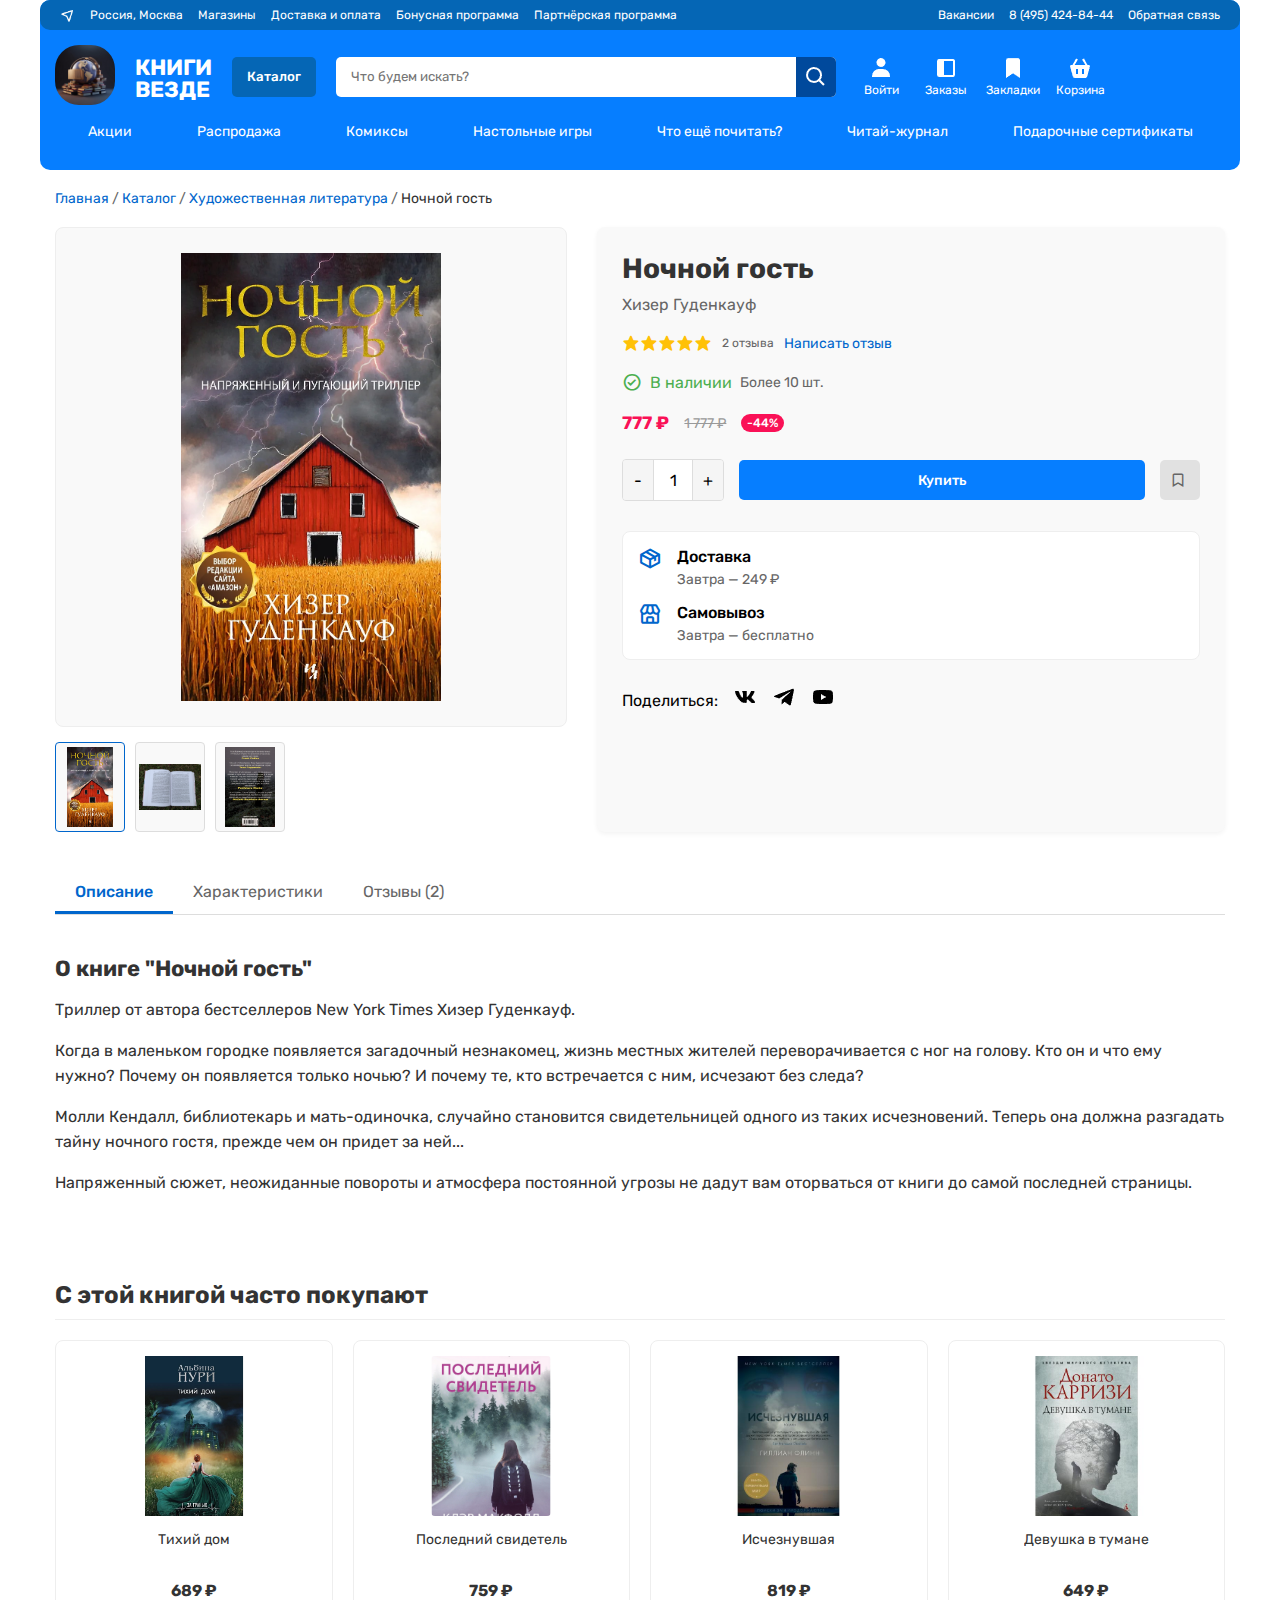
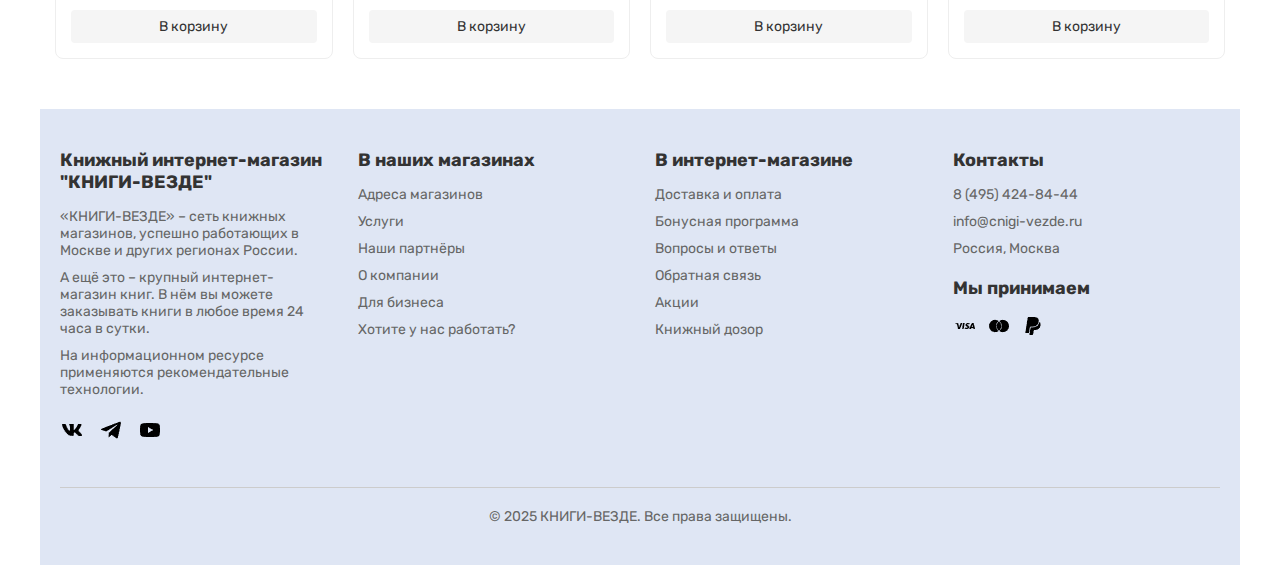
<file: index.html>
<!DOCTYPE html>
<html lang="ru">
<head>
    <meta charset="UTF-8">
    <meta name="viewport" content="width=device-width, initial-scale=1.0">
    <title>Оформление заказа | КНИГИ-ВЕЗДЕ</title>
    <link rel="stylesheet" href="https://fonts.googleapis.com/css2?family=Rubik:wght@300;400;500;700&display=swap">
    <link href='https://unpkg.com/boxicons@2.1.4/css/boxicons.min.css' rel='stylesheet'>
    <link rel="stylesheet" href="./css/card.css">
    <link rel="stylesheet" href="./css/card1.css">
</head>
<body>
    <div class="container">
        <header>
            <!-- Тот же самый header, что и в каталоге -->
            <div class="top">
                <div class="up">
                    <div class="first-line">
                        <img src="./img/bow.png" width="15px" height="15px"/>
                        <a href="#">Россия, Москва</a>
                        <a href="#">Магазины</a>
                        <a href="#">Доставка и оплата</a>
                        <a href="#">Бонусная программа</a>
                        <a href="#">Партнёрская программа</a>
                    </div>
                    <div class="two-line">
                        <a href="#">Вакансии</a>
                        <span>8 (495) 424-84-44</span>
                        <a href="#">Обратная связь</a>
                    </div>
                </div>
                <div class="up2">
                    <div class="line1">
                        <a href="./Home.html"><img src="./img/LOGO.jpg" alt="Логотип" class="corect" height="60"></a>
                        <div class="chita">
                            <h1>КНИГИ</h1>
                            <h1>ВЕЗДЕ</h1>
                        </div>
                        <a href="./catalog.html"><button class="bt1">Каталог</button></a>
                        <form class="search-form">
                            <input type="text" class="search-input" placeholder="Что будем искать?">
                            <button type="submit" class="search-btn">
                                <img src="./img/lupa.png">
                            </button>
                        </form>
                        <div class="nav-buttons">
                            <a href="./Enter.html"><button class="nav-button">
                                <img src="./img/Профиль.png" alt="Профиль"/>  
                                <span>Войти</span>
                            </button></a>
                            <button class="nav-button">
                                <img src="./img/Заказы.png" alt="Заказы"/> 
                                <span>Заказы</span>
                            </button>
                            <button class="nav-button">
                                <img src="./img/Закладки.png" alt="Закладки"/>
                                <span>Закладки</span>
                            </button>
                            <button class="nav-button">
                                <img src="./img/Корзина.png" alt="Корзина"/> 
                                <span>Корзина</span>
                            </button>
                        </div>
                    </div>
                    <div class="line2">
                        <a href="#">Акции</a>
                        <a href="#">Распродажа</a>
                        <a href="#">Комиксы</a>
                        <a href="#">Настольные игры</a>
                        <a href="#">Что ещё почитать?</a>
                        <a href="#">Читай-журнал</a>
                        <a href="#">Подарочные сертификаты</a>
                    </div>
                </div>
            </div>
        </header>

        <!-- Основной контент страницы покупки -->
        <div class="product-container">
            <div class="breadcrumbs">
                <a href="./Home.html">Главная</a> / 
                <a href="./catalog.html">Каталог</a> / 
                <a href="./catalog.html">Художественная литература</a> / 
                <span>Ночной гость</span>
            </div>

            <div class="product-main">
                <div class="product-gallery">
                    <div class="main-image">
                        <img src="./img/Ночной гость.png" alt="Ночной гость">
                    </div>
                    <div class="thumbnails">
                        <div class="thumbnail active">
                            <img src="./img/Ночной гость.png" alt="Обложка">
                        </div>
                        <div class="thumbnail">
                            <img src="./img/разворот.png" alt="Страницы">
                        </div>
                        <div class="thumbnail">
                            <img src="./img/Задняя сторона.png" alt="Обратная сторона">
                        </div>
                    </div>
                </div>

                <div class="product-info">
                    <h1>Ночной гость</h1>
                    <div class="author">Хизер Гуденкауф</div>
                    
                    <div class="rating">
                        <div class="stars">
                            <i class='bx bxs-star'></i>
                            <i class='bx bxs-star'></i>
                            <i class='bx bxs-star'></i>
                            <i class='bx bxs-star'></i>
                            <i class='bx bxs-star'></i>
                        </div>
                        <span class="rating-count">2 отзыва</span>
                        <a href="#reviews" class="add-review">Написать отзыв</a>
                    </div>

                    <div class="availability">
                        <i class='bx bx-check-circle'></i>
                        <span>В наличии</span>
                        <span class="stock">Более 10 шт.</span>
                    </div>

                    <div class="prices">
                        <div class="current-price">777 ₽</div>
                        <div class="old-price">1 777 ₽</div>
                        <div class="discount">-44%</div>
                    </div>

                    <div class="actions">
                        <div class="quantity">
                            <button class="qty-btn minus">-</button>
                            <input type="text" value="1" class="qty-input">
                            <button class="qty-btn plus">+</button>
                        </div>
                        <button class="buy-btn">Купить</button>
                        <button class="wishlist-btn">
                            <i class='bx bx-bookmark'></i>
                            <span></span>
                        </button>
                    </div>

                    <div class="delivery-info">
                        <div class="delivery-option">
                            <i class='bx bx-package'></i>
                            <div>
                                <span class="option-title">Доставка</span>
                                <span class="option-desc">Завтра — 249 ₽</span>
                            </div>
                        </div>
                        <div class="delivery-option">
                            <i class='bx bx-store'></i>
                            <div>
                                <span class="option-title">Самовывоз</span>
                                <span class="option-desc">Завтра — бесплатно</span>
                            </div>
                        </div>
                    </div>

                    <div class="share">
                        <span>Поделиться:</span>
                        <a href="#"><img src="./img/WK.png" alt=""></a></a>
                        <a href="#"><img src="./img/TG.png" alt=""></a>
                        <a href="#"><img src="./img/YouTube.png" alt=""></a>
                    </div>
                </div>
            </div>

            <div class="product-details">
                <div class="details-tabs">
                    <button class="tab-btn active" data-tab="description">Описание</button>
                    <button class="tab-btn" data-tab="specs">Характеристики</button>
                    <button class="tab-btn" data-tab="reviews">Отзывы (2)</button>
                </div>

                <div class="tab-content active" id="description">
                    <h2>О книге "Ночной гость"</h2>
                    <p>Триллер от автора бестселлеров New York Times Хизер Гуденкауф.</p>
                    <p>Когда в маленьком городке появляется загадочный незнакомец, жизнь местных жителей переворачивается с ног на голову. Кто он и что ему нужно? Почему он появляется только ночью? И почему те, кто встречается с ним, исчезают без следа?</p>
                    <p>Молли Кендалл, библиотекарь и мать-одиночка, случайно становится свидетельницей одного из таких исчезновений. Теперь она должна разгадать тайну ночного гостя, прежде чем он придет за ней...</p>
                    <p>Напряженный сюжет, неожиданные повороты и атмосфера постоянной угрозы не дадут вам оторваться от книги до самой последней страницы.</p>
                </div>

                <div class="tab-content" id="specs">
                    <table class="specs-table">
                        <tr>
                            <td>Автор</td>
                            <td>Хизер Гуденкауф</td>
                        </tr>
                        <tr>
                            <td>Издательство</td>
                            <td>Эксмо</td>
                        </tr>
                        <tr>
                            <td>Год издания</td>
                            <td>2023</td>
                        </tr>
                        <tr>
                            <td>Страниц</td>
                            <td>352</td>
                        </tr>
                        <tr>
                            <td>Переплет</td>
                            <td>Твердый</td>
                        </tr>
                        <tr>
                            <td>Формат</td>
                            <td>130x200 мм</td>
                        </tr>
                        <tr>
                            <td>Вес</td>
                            <td>450 г</td>
                        </tr>
                        <tr>
                            <td>ISBN</td>
                            <td>978-5-04-168456-7</td>
                        </tr>
                        <tr>
                            <td>Возрастные ограничения</td>
                            <td>16+</td>
                        </tr>
                    </table>
                </div>

                <div class="tab-content" id="reviews">
                    <div class="review">
                        <div class="review-header">
                            <div class="review-author">Анна К.</div>
                            <div class="review-date">15.04.2023</div>
                            <div class="review-rating">
                                <i class='bx bxs-star'></i>
                                <i class='bx bxs-star'></i>
                                <i class='bx bxs-star'></i>
                                <i class='bx bxs-star'></i>
                                <i class='bx bxs-star'></i>
                            </div>
                        </div>
                        <div class="review-text">
                            <p>Не могла оторваться! Начала читать вечером и закончила под утро. Очень атмосферный триллер с неожиданной развязкой. Персонажи прописаны так хорошо, что кажется, будто ты их знаешь лично. Обязательно прочту другие книги этого автора.</p>
                        </div>
                    </div>

                    <div class="review">
                        <div class="review-header">
                            <div class="review-author">Дмитрий С.</div>
                            <div class="review-date">02.03.2023</div>
                            <div class="review-rating">
                                <i class='bx bxs-star'></i>
                                <i class='bx bxs-star'></i>
                                <i class='bx bxs-star'></i>
                                <i class='bx bxs-star'></i>
                                <i class='bx bxs-star-half'></i>
                            </div>
                        </div>
                        <div class="review-text">
                            <p>Интересный сюжет, но некоторые моменты показались предсказуемыми. Тем не менее, читается на одном дыхании. Особенно понравилось описание городка и его жителей - чувствуется, что автор хорошо проработала атмосферу.</p>
                        </div>
                    </div>

                    <div class="add-review-form">
                        <h3>Оставить отзыв</h3>
                        <form>
                            <div class="form-group">
                                <label>Ваше имя</label>
                                <input type="text" class="form-input">
                            </div>
                            <div class="form-group">
                                <label>Ваша оценка</label>
                                <div class="rating-select">
                                    <i class='bx bx-star'></i>
                                    <i class='bx bx-star'></i>
                                    <i class='bx bx-star'></i>
                                    <i class='bx bx-star'></i>
                                    <i class='bx bx-star'></i>
                                </div>
                            </div>
                            <div class="form-group">
                                <label>Отзыв</label>
                                <textarea class="form-textarea" rows="5"></textarea>
                            </div>
                            <button type="submit" class="submit-review">Отправить отзыв</button>
                        </form>
                    </div>
                </div>
            </div>

            <div class="recommendations">
                <h2>С этой книгой часто покупают</h2>
                <div class="recommendations-grid">
                    <div class="recommendation-item">
                        <img src="./img/Тихий дом.png" alt="Тихий дом">
                        <div class="rec-title">Тихий дом</div>
                        <div class="rec-price">689 ₽</div>
                        <button class="rec-btn">В корзину</button>
                    </div>
                    <div class="recommendation-item">
                        <img src="./img/Последний свидетель.png" alt="Последний свидетель">
                        <div class="rec-title">Последний свидетель</div>
                        <div class="rec-price">759 ₽</div>
                        <button class="rec-btn">В корзину</button>
                    </div>
                    <div class="recommendation-item">
                        <img src="./img/Исчезнувшая.png" alt="Исчезнувшая">
                        <div class="rec-title">Исчезнувшая</div>
                        <div class="rec-price">819 ₽</div>
                        <button class="rec-btn">В корзину</button>
                    </div>
                    <div class="recommendation-item">
                        <img src="./img/Девушка в тумане.png" alt="Девушка в тумане">
                        <div class="rec-title">Девушка в тумане</div>
                        <div class="rec-price">649 ₽</div>
                        <button class="rec-btn">В корзину</button>
                    </div>
                </div>
            </div>
        </div>

        <!-- Подвал (такой же как в каталоге) -->
        <footer>
            <div class="footer-container">
                <div class="footer-columns">
                    <div class="footer-column">
                        <h3>Книжный интернет-магазин "КНИГИ-ВЕЗДЕ"</h3>
                        <a href="#">«КНИГИ-ВЕЗДЕ» – сеть книжных магазинов, успешно работающих в Москве и других регионах России.</a>
                        <a href="#">А ещё это – крупный интернет-магазин книг. В нём вы можете заказывать книги в любое время 24 часа в сутки.</a>
                        <a href="#">На информационном ресурсе применяются рекомендательные технологии.</a>
                        <div class="social-links">
                            <a href="#"><img src="./img/WK.png" alt=""></a></a>
                            <a href="#"><img src="./img/TG.png" alt=""></a>
                            <a href="#"><img src="./img/YouTube.png" alt=""></a>
                        </div>
                    </div>
                    <div class="footer-column">
                        <h3>В наших магазинах</h3>
                        <a href="#">Адреса магазинов</a>
                        <a href="#">Услуги</a>
                        <a href="#">Наши партнёры</a>
                        <a href="#">О компании</a>
                        <a href="#">Для бизнеса</a>
                        <a href="#">Хотите у нас работать?</a>
                    </div>
                    <div class="footer-column">
                        <h3>В интернет-магазине</h3>
                        <a href="#">Доставка и оплата</a>
                        <a href="#">Бонусная программа</a>
                        <a href="#">Вопросы и ответы</a>
                        <a href="#">Обратная связь</a>
                        <a href="#">Акции</a>
                        <a href="#">Книжный дозор</a>
                    </div>
                    <div class="footer-column">
                        <h3>Контакты</h3>
                        <a href="#">8 (495) 424-84-44</a>
                        <a href="#">info@cnigi-vezde.ru</a>
                        <a href="#">Россия, Москва</a>
                        <h3 style="margin-top: 20px;">Мы принимаем</h3>
                        <div class="payment-methods">
                            <img src="./img/visa.png" alt="">
                            <img src="./img/mastercard.png" alt="">
                            <img src="./img/paypal.png" alt="">
                        </div>
                    </div>
                </div>
                <div class="copyright">
                    © 2025 КНИГИ-ВЕЗДЕ. Все права защищены.
                </div>
            </div>
        </footer>
    </div>

    <script>
        // Скрипт для переключения табов
        document.querySelectorAll('.tab-btn').forEach(btn => {
            btn.addEventListener('click', function() {
                const tabId = this.getAttribute('data-tab');
                
                // Удаляем active у всех кнопок и контента
                document.querySelectorAll('.tab-btn').forEach(b => b.classList.remove('active'));
                document.querySelectorAll('.tab-content').forEach(c => c.classList.remove('active'));
                
                // Добавляем active к текущей кнопке и контенту
                this.classList.add('active');
                document.getElementById(tabId).classList.add('active');
            });
        });

        // Скрипт для изменения количества товара
        document.querySelector('.qty-btn.plus').addEventListener('click', function() {
            const input = document.querySelector('.qty-input');
            input.value = parseInt(input.value) + 1;
        });

        document.querySelector('.qty-btn.minus').addEventListener('click', function() {
            const input = document.querySelector('.qty-input');
            if (parseInt(input.value) > 1) {
                input.value = parseInt(input.value) - 1;
            }
        });

        // Скрипт для выбора рейтинга в отзывах
        const stars = document.querySelectorAll('.rating-select i');
        stars.forEach((star, index) => {
            star.addEventListener('click', function() {
                stars.forEach((s, i) => {
                    if (i <= index) {
                        s.classList.remove('bx-star');
                        s.classList.add('bxs-star');
                    } else {
                        s.classList.remove('bxs-star');
                        s.classList.add('bx-star');
                    }
                });
            });
        });

        // Скрипт для переключения миниатюр
        document.querySelectorAll('.thumbnail').forEach(thumb => {
            thumb.addEventListener('click', function() {
                const mainImg = document.querySelector('.main-image img');
                const thumbImg = this.querySelector('img');
                mainImg.src = thumbImg.src;
                
                document.querySelectorAll('.thumbnail').forEach(t => t.classList.remove('active'));
                this.classList.add('active');
            });
        });
    </script>
</body>

</html>
</file>
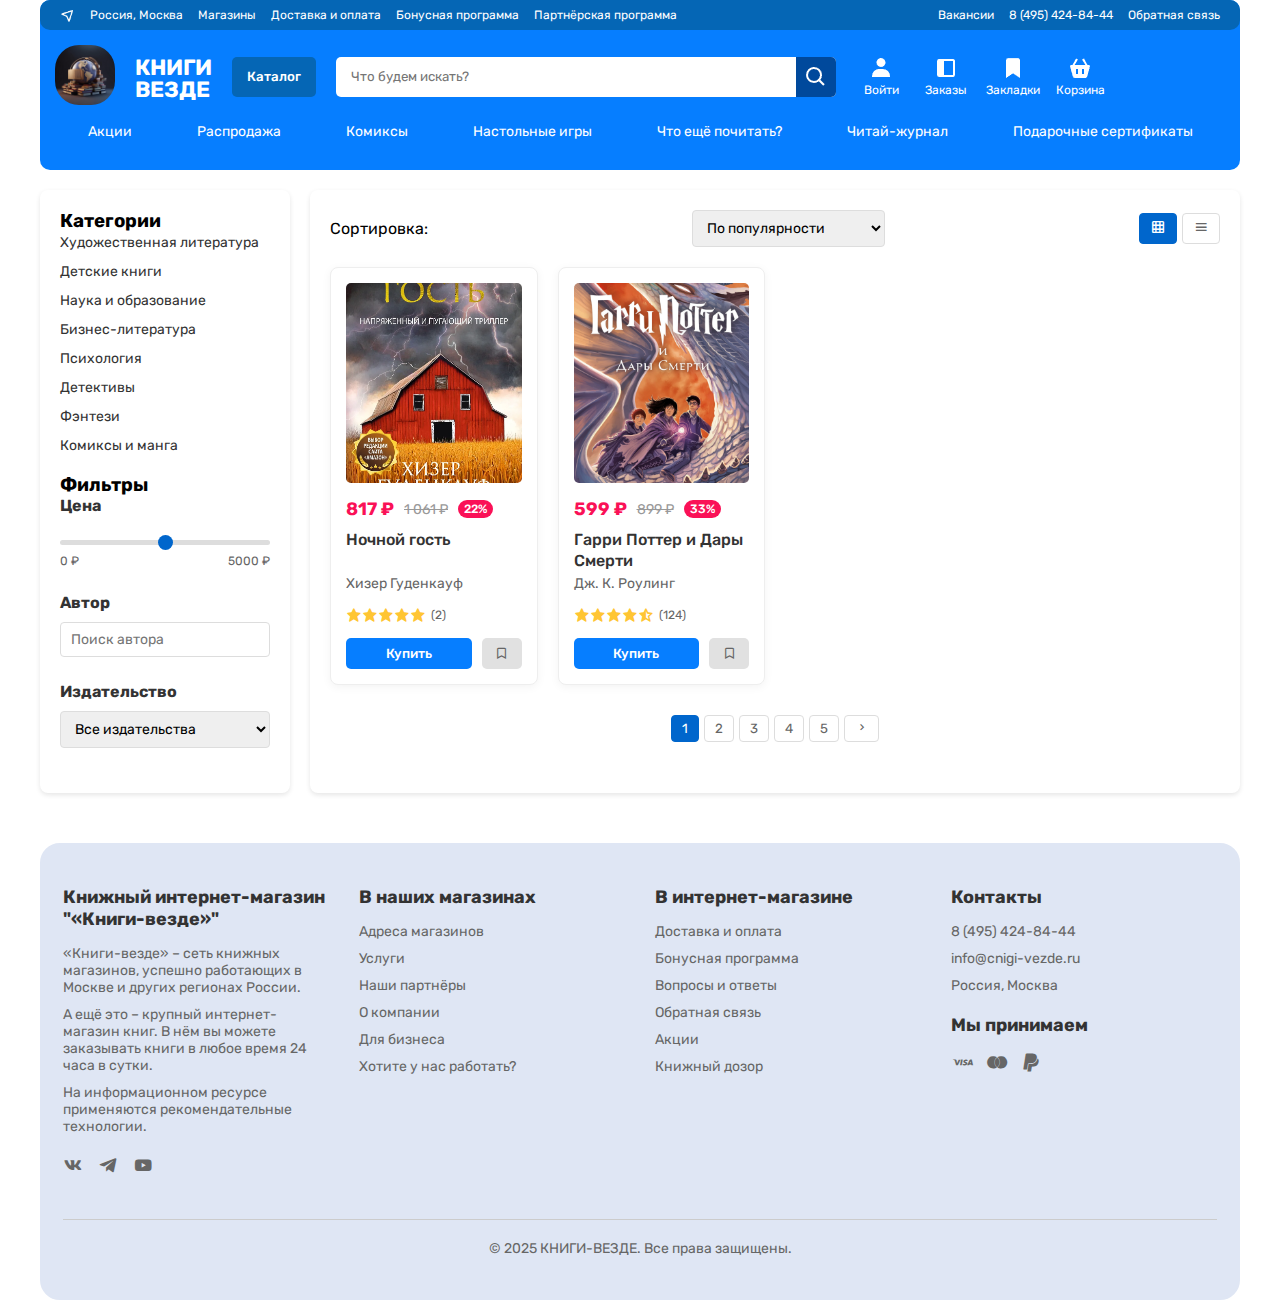
<file: catalog.html>
<!DOCTYPE html>
<html lang="ru">
<head>
    <meta charset="UTF-8">
    <meta name="viewport" content="width=device-width, initial-scale=1.0">
    <title>Каталог | КНИГИ-ВЕЗДЕ</title>
    <link rel="stylesheet" href="https://fonts.googleapis.com/css2?family=Rubik:wght@300;400;500;700&display=swap">
    <link href='https://unpkg.com/boxicons@2.1.4/css/boxicons.min.css' rel='stylesheet'>
    <link rel="stylesheet" href="./css/catalog.css">
    <link rel="stylesheet" href="./css/catalog-home.css">
</head>
<body>
    <div class="container">
        <header>
            <div class="top">
                <div class="up">
                    <div class="first-line">
                        <img src="./img/bow.png" width="15px" height="15px"/>
                        <a href="#">Россия, Москва</a>
                        <a href="#">Магазины</a>
                        <a href="#">Доставка и оплата</a>
                        <a href="#">Бонусная программа</a>
                        <a href="#">Партнёрская программа</a>
                    </div>
                    <div class="two-line">
                        <a href="#">Вакансии</a>
                        <span>8 (495) 424-84-44</span>
                        <a href="#">Обратная связь</a>
                    </div>
                </div>
                <div class="up2">
                    <div class="line1">
                        <a href="./Home.html"><img src="./img/LOGO.jpg" alt="Логотип" class="corect" height="60"></a>
                        <div class="chita">
                            <h1>КНИГИ</h1>
                            <h1>ВЕЗДЕ</h1>
                        </div>
                        <a href="./catalog.html"><button class="bt1">Каталог</button></a>
                        <form class="search-form">
                            <input type="text" class="search-input" placeholder="Что будем искать?">
                            <button type="submit" class="search-btn">
                                <img src="./img/lupa.png"/>
                            </button>
                        </form>
                        <div class="nav-buttons">
                            <a href="./Enter.html"><button class="nav-button">
                                <img src="./img/Профиль.png" alt="Профиль"/>  
                                <span>Войти</span>
                            </button></a>
                            <button class="nav-button">
                                <img src="./img/Заказы.png" alt="Заказы"/> 
                                <span>Заказы</span>
                            </button>
                            <button class="nav-button">
                                <img src="./img/Закладки.png" alt="Закладки"/>
                                <span>Закладки</span>
                            </button>
                            <button class="nav-button">
                                <img src="./img/Корзина.png" alt="Корзина"/> 
                                <span>Корзина</span>
                            </button>
                        </div>
                    </div>
                    <div class="line2">
                        <a href="#">Акции</a>
                        <a href="#">Распродажа</a>
                        <a href="#">Комиксы</a>
                        <a href="#">Настольные игры</a>
                        <a href="#">Что ещё почитать?</a>
                        <a href="#">Читай-журнал</a>
                        <a href="#">Подарочные сертификаты</a>
                    </div>
                </div>
            </div>
        </header>

        <!-- Основной контент каталога -->
        <div class="catalog-container">
            <div class="sidebar">
                <h3>Категории</h3>
                <ul class="categories">
                    <li><a href="#">Художественная литература</a></li>
                    <li><a href="#">Детские книги</a></li>
                    <li><a href="#">Наука и образование</a></li>
                    <li><a href="#">Бизнес-литература</a></li>
                    <li><a href="#">Психология</a></li>
                    <li><a href="#">Детективы</a></li>
                    <li><a href="#">Фэнтези</a></li>
                    <li><a href="#">Комиксы и манга</a></li>
                </ul>

                <h3>Фильтры</h3>
                <div class="filter-section">
                    <h4>Цена</h4>
                    <div class="price-range">
                        <input type="range" min="0" max="5000" value="2500" class="slider" id="priceRange">
                        <div class="price-values">
                            <span>0 ₽</span>
                            <span>5000 ₽</span>
                        </div>
                    </div>
                </div>

                <div class="filter-section">
                    <h4>Автор</h4>
                    <input type="text" placeholder="Поиск автора" class="author-search">
                </div>

                <div class="filter-section">
                    <h4>Издательство</h4>
                    <select class="publisher-select">
                        <option>Все издательства</option>
                        <option>Эксмо</option>
                        <option>АСТ</option>
                        <option>Манн, Иванов и Фербер</option>
                        <option>Питер</option>
                    </select>
                </div>
            </div>

            <div class="catalog-content">
                <div class="sorting-options">
                    <span>Сортировка:</span>
                    <select class="sort-select">
                        <option>По популярности</option>
                        <option>По возрастанию цены</option>
                        <option>По убыванию цены</option>
                        <option>По новизне</option>
                        <option>По рейтингу</option>
                    </select>
                    <div class="view-options">
                        <button class="view-btn active"><i class='bx bx-grid'></i></button>
                        <button class="view-btn"><i class='bx bx-menu'></i></button>
                    </div>
                </div>

                <div class="products-grid">
                    <!-- Товары будут здесь -->
                    <!-- Пример товара 1 -->
                    <div class="product-card">
                        <div class="product-image">
                            <img src="./img/Ночной гость.png" alt="Ночной гость">
                        </div>
                        <div class="product-price">
                            <span class="current-price">817 ₽</span>
                            <span class="old-price">1 061 ₽</span>
                            <span class="discount">22%</span>
                        </div>
                        <h4 class="product-title">Ночной гость</h4>
                        <p class="product-author">Хизер Гуденкауф</p>
                        <div class="product-rating">
                            <div class="stars">
                                <i class='bx bxs-star'></i>
                                <i class='bx bxs-star'></i>
                                <i class='bx bxs-star'></i>
                                <i class='bx bxs-star'></i>
                                <i class='bx bxs-star'></i>
                            </div>
                            <span class="rating-count">(2)</span>
                        </div>
                        <div class="product-actions">
                            <button class="buy-btn" onclick="location.href='./index.html'">Купить</button>
                            <button class="wishlist-btn"><i class='bx bx-bookmark'></i></button>
                        </div>
                    </div>
                    
                    <!-- Пример товара 2 -->
                    <div class="product-card">
                        <div class="product-image">
                            <img src="./img/Гарри Поттер.png" alt="Гарри Поттер">
                        </div>
                        <div class="product-price">
                            <span class="current-price">599 ₽</span>
                            <span class="old-price">899 ₽</span>
                            <span class="discount">33%</span>
                        </div>
                        <h4 class="product-title">Гарри Поттер и Дары Смерти</h4>
                        <p class="product-author">Дж. К. Роулинг</p>
                        <div class="product-rating">
                            <div class="stars">
                                <i class='bx bxs-star'></i>
                                <i class='bx bxs-star'></i>
                                <i class='bx bxs-star'></i>
                                <i class='bx bxs-star'></i>
                                <i class='bx bxs-star-half'></i>
                            </div>
                            <span class="rating-count">(124)</span>
                        </div>
                        <div class="product-actions">
                            <button class="buy-btn" onclick="location.href='./index.html'">Купить</button>
                            <button class="wishlist-btn"><i class='bx bx-bookmark'></i></button>
                        </div>
                    </div>
                    
                </div>

                <div class="pagination">
                    <button class="page-btn active">1</button>
                    <button class="page-btn">2</button>
                    <button class="page-btn">3</button>
                    <button class="page-btn">4</button>
                    <button class="page-btn">5</button>
                    <button class="page-btn next"><i class='bx bx-chevron-right'></i></button>
                </div>
            </div>
        </div>

        <!-- Подвал -->
        <footer>
            <div class="footer-container">
                <div class="footer-columns">
                    <div class="footer-column">
                        <h3>Книжный интернет-магазин "«Книги-везде»"</h3>
                        <a href="#">«Книги-везде» – сеть книжных магазинов, успешно работающих в Москве и других регионах России.</a>
                        <a href="#">А ещё это – крупный интернет-магазин книг. В нём вы можете заказывать книги в любое время 24 часа в сутки.</a>
                        <a href="#">На информационном ресурсе применяются рекомендательные технологии.</a>
                        <div class="social-links">
                            <a href="#"><i class='bx bxl-vk'></i></a>
                            <a href="#"><i class='bx bxl-telegram'></i></a>
                            <a href="#"><i class='bx bxl-youtube'></i></a>
                        </div>
                    </div>
                    <div class="footer-column">
                        <h3>В наших магазинах</h3>
                        <a href="#">Адреса магазинов</a>
                        <a href="#">Услуги</a>
                        <a href="#">Наши партнёры</a>
                        <a href="#">О компании</a>
                        <a href="#">Для бизнеса</a>
                        <a href="#">Хотите у нас работать?</a>
                    </div>
                    <div class="footer-column">
                        <h3>В интернет-магазине</h3>
                        <a href="#">Доставка и оплата</a>
                        <a href="#">Бонусная программа</a>
                        <a href="#">Вопросы и ответы</a>
                        <a href="#">Обратная связь</a>
                        <a href="#">Акции</a>
                        <a href="#">Книжный дозор</a>
                    </div>
                    <div class="footer-column">
                        <h3>Контакты</h3>
                        <a href="#">8 (495) 424-84-44</a>
                        <a href="#">info@cnigi-vezde.ru</a>
                        <a href="#">Россия, Москва</a>
                        <h3 style="margin-top: 20px;">Мы принимаем</h3>
                        <div class="payment-methods">
                            <i class='bx bxl-visa'></i>
                            <i class='bx bxl-mastercard'></i>
                            <i class='bx bxl-paypal'></i>
                        </div>
                    </div>
                </div>
                <div class="copyright">
                    © 2025 КНИГИ-ВЕЗДЕ. Все права защищены.
                </div>
            </div>
        </footer>
    </div>

    <script>
        // Скрипт для переключения вида каталога
        document.querySelectorAll('.view-btn').forEach(btn => {
            btn.addEventListener('click', function() {
                document.querySelectorAll('.view-btn').forEach(b => b.classList.remove('active'));
                this.classList.add('active');
                
                if (this.querySelector('i').classList.contains('bx-menu')) {
                    document.querySelector('.products-grid').classList.add('list-view');
                } else {
                    document.querySelector('.products-grid').classList.remove('list-view');
                }
            });
        });
    </script>
</body>
</html>
</file>
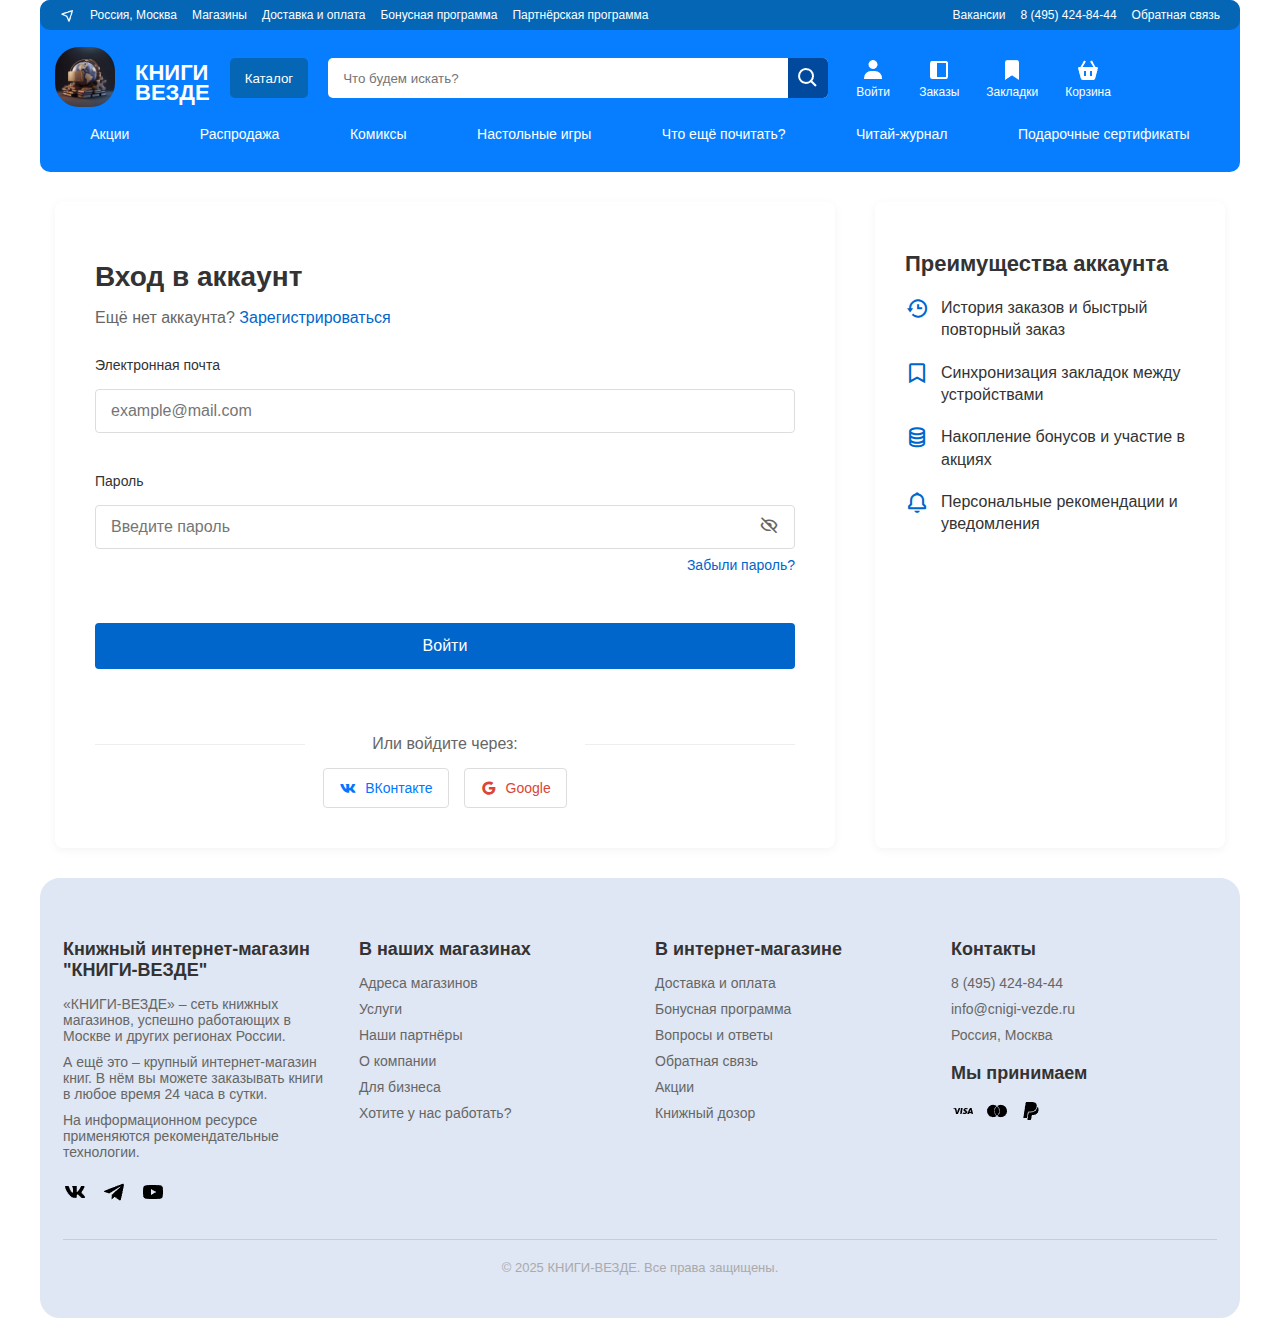
<file: Enter.html>
<!DOCTYPE html>
<html lang="ru">
<head>
    <meta charset="UTF-8">
    <meta name="viewport" content="width=device-width, initial-scale=1.0">
    <title>Вход в аккаунт | Читай-город</title>
    <link rel="stylesheet" href="https://fonts.googleapis.com/css2?family=Rubik:wght@300;400;500;700&display=swap">
    <link href='https://unpkg.com/boxicons@2.1.4/css/boxicons.min.css' rel='stylesheet'>
    <link rel="stylesheet" href="./css/enter copy.css">
    <link rel="stylesheet" href="./css/enter.css">
</head>
<body>
    <div class="container">
        <header>
            <!-- Тот же header, что и на других страницах -->
            <div class="top">
                <div class="up">
                    <div class="first-line">
                        <img src="./img/bow.png" width="15px" height="15px"/>
                        <a href="#">Россия, Москва</a>
                        <a href="#">Магазины</a>
                        <a href="#">Доставка и оплата</a>
                        <a href="#">Бонусная программа</a>
                        <a href="#">Партнёрская программа</a>
                    </div>
                    <div class="two-line">
                        <a href="#">Вакансии</a>
                        <span>8 (495) 424-84-44</span>
                        <a href="#">Обратная связь</a>
                    </div>
                </div>
                <div class="up2">
                    <div class="line1">
                        <a href="./Home.html"><img src="img/LOGO.jpg" alt="Логотип" class="corect" height="60"></a>
                        <div class="chita">
                            <h1>КНИГИ</h1>
                            <h1>ВЕЗДЕ</h1>
                        </div>
                        <a href="./catalog.html"><button class="bt1">Каталог</button></a>
                        <form class="search-form">
                            <input type="text" class="search-input" placeholder="Что будем искать?">
                            <button type="submit" class="search-btn">
                                <img src="./img/lupa.png"/>
                            </button>
                        </form>
                        <div class="nav-buttons">
                            <a href="./Enter.html"><button class="nav-button">
                                <img src="./img/Профиль.png" alt="Профиль"/>  
                                <span>Войти</span>
                            </button></a>
                            <button class="nav-button">
                                <img src="./img/Заказы.png" alt="Заказы"/> 
                                <span>Заказы</span>
                            </button>
                            <button class="nav-button">
                                <img src="./img/Закладки.png" alt="Закладки"/>
                                <span>Закладки</span>
                            </button>
                            <button class="nav-button">
                                <img src="./img/Корзина.png" alt="Корзина"/> 
                                <span>Корзина</span>
                            </button>
                        </div>
                    </div>
                    <div class="line2">
                        <a href="#">Акции</a>
                        <a href="#">Распродажа</a>
                        <a href="#">Комиксы</a>
                        <a href="#">Настольные игры</a>
                        <a href="#">Что ещё почитать?</a>
                        <a href="#">Читай-журнал</a>
                        <a href="#">Подарочные сертификаты</a>
                    </div>
                </div>
            </div>
        </header>

        <!-- Основной контент страницы входа -->
        <main class="login-container">
            <div class="login-wrapper">
                <div class="login-header">
                    <h1>Вход в аккаунт</h1>
                    <p>Ещё нет аккаунта? <a href="./Registration.html">Зарегистрироваться</a></p>
                </div>
                
                <form class="login-form">
                    <div class="form-group">
                        <label for="email">Электронная почта</label>
                        <input type="email" id="email" name="email" placeholder="example@mail.com" required>
                    </div>
                    
                    <div class="form-group">
                        <label for="password">Пароль</label>
                        <div class="password-input">
                            <input type="password" id="password" name="password" placeholder="Введите пароль" required>
                            <button type="button" class="toggle-password">
                                <i class='bx bx-hide'></i>
                            </button>
                        </div>
                        <a href="/forgot-password.html" class="forgot-password">Забыли пароль?</a>
                    </div>
                    
                    <button type="submit" class="login-btn">Войти</button>
                    
                    <div class="social-login">
                        <p>Или войдите через:</p>
                        <div class="social-buttons">
                            <button type="button" class="social-btn vk">
                                <i class='bx bxl-vk'></i>
                                ВКонтакте
                            </button>
                            <button type="button" class="social-btn google">
                                <i class='bx bxl-google'></i>
                                Google
                            </button>
                        </div>
                    </div>
                </form>
            </div>
            
            <div class="login-benefits">
                <h2>Преимущества аккаунта</h2>
                <ul class="benefits-list">
                    <li>
                        <i class='bx bx-history'></i>
                        <span>История заказов и быстрый повторный заказ</span>
                    </li>
                    <li>
                        <i class='bx bx-bookmark'></i>
                        <span>Синхронизация закладок между устройствами</span>
                    </li>
                    <li>
                        <i class='bx bx-coin-stack'></i>
                        <span>Накопление бонусов и участие в акциях</span>
                    </li>
                    <li>
                        <i class='bx bx-bell'></i>
                        <span>Персональные рекомендации и уведомления</span>
                    </li>
                </ul>
            </div>
        </main>

        <!-- Подвал (такой же как на других страницах) -->
        <footer>
            <div class="footer-container">
                <div class="footer-columns">
                    <div class="footer-column">
                        <h3>Книжный интернет-магазин "КНИГИ-ВЕЗДЕ"</h3>
                        <a href="#">«КНИГИ-ВЕЗДЕ» – сеть книжных магазинов, успешно работающих в Москве и других регионах России.</a>
                        <a href="#">А ещё это – крупный интернет-магазин книг. В нём вы можете заказывать книги в любое время 24 часа в сутки.</a>
                        <a href="#">На информационном ресурсе применяются рекомендательные технологии.</a>
                        <div class="social-links">
                            <a href="#"><img src="./img/WK.png" alt=""></a></a>
                            <a href="#"><img src="./img/TG.png" alt=""></a>
                            <a href="#"><img src="./img/YouTube.png" alt=""></a>
                        </div>
                    </div>
                    <div class="footer-column">
                        <h3>В наших магазинах</h3>
                        <a href="#">Адреса магазинов</a>
                        <a href="#">Услуги</a>
                        <a href="#">Наши партнёры</a>
                        <a href="#">О компании</a>
                        <a href="#">Для бизнеса</a>
                        <a href="#">Хотите у нас работать?</a>
                    </div>
                    <div class="footer-column">
                        <h3>В интернет-магазине</h3>
                        <a href="#">Доставка и оплата</a>
                        <a href="#">Бонусная программа</a>
                        <a href="#">Вопросы и ответы</a>
                        <a href="#">Обратная связь</a>
                        <a href="#">Акции</a>
                        <a href="#">Книжный дозор</a>
                    </div>
                    <div class="footer-column">
                        <h3>Контакты</h3>
                        <a href="#">8 (495) 424-84-44</a>
                        <a href="#">info@cnigi-vezde.ru</a>
                        <a href="#">Россия, Москва</a>
                        <h3 style="margin-top: 20px;">Мы принимаем</h3>
                        <div class="payment-methods">
                            <img src="./img/visa.png" alt="">
                            <img src="./img/mastercard.png" alt="">
                            <img src="./img/paypal.png" alt="">
                        </div>
                    </div>
                </div>
                <div class="copyright">
                    © 2025 КНИГИ-ВЕЗДЕ. Все права защищены.
                </div>
            </div>
        </footer>
    </div>

    <script>
        // Скрипт для переключения видимости пароля
        document.querySelector('.toggle-password').addEventListener('click', function() {
            const passwordInput = document.getElementById('password');
            const icon = this.querySelector('i');
            
            if (passwordInput.type === 'password') {
                passwordInput.type = 'text';
                icon.classList.remove('bx-hide');
                icon.classList.add('bx-show');
            } else {
                passwordInput.type = 'password';
                icon.classList.remove('bx-show');
                icon.classList.add('bx-hide');
            }
        });
    </script>
</body>
</html>
</file>
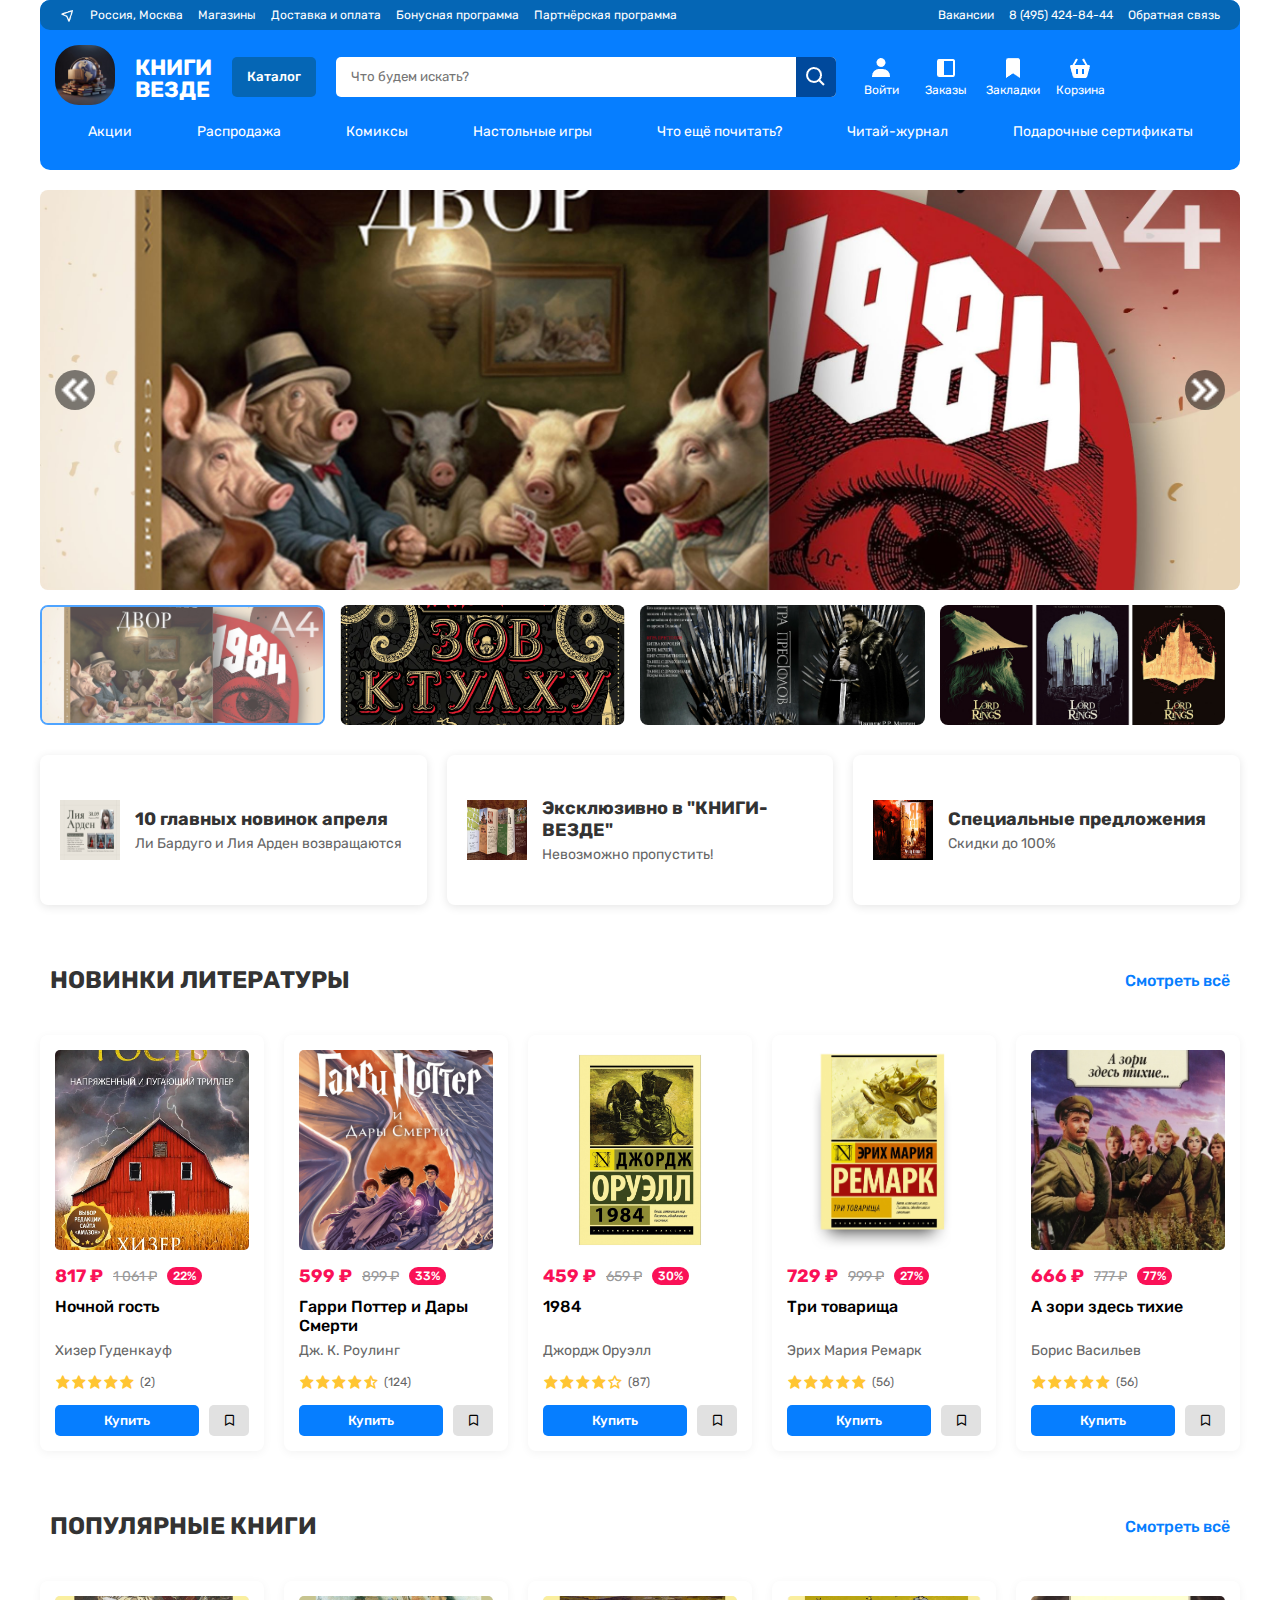
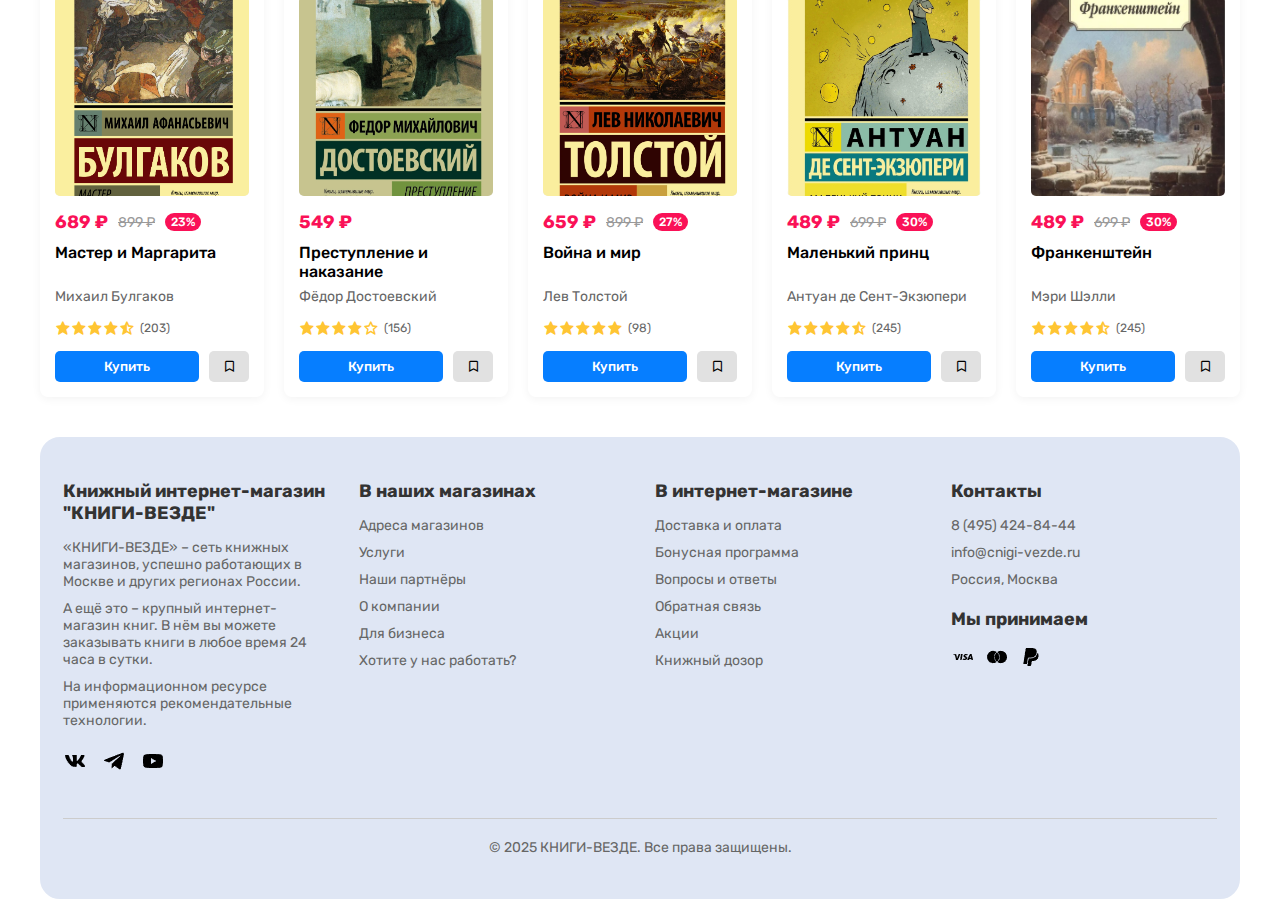
<file: Home.html>
<!DOCTYPE html>
<html lang="ru">
<head>
    <meta charset="UTF-8">
    <meta name="viewport" content="width=device-width, initial-scale=1.0">
    <title>«КНИГИ-ВЕЗДЕ»</title>
    <link rel="stylesheet" href="https://fonts.googleapis.com/css2?family=Rubik:wght@300;400;500;700&display=swap">
    <link href='https://unpkg.com/boxicons@2.1.4/css/boxicons.min.css' rel='stylesheet'>
    <link rel="stylesheet" href="./css/home.css">
<body>
    <div class="container">
        <header>
            <div class="top">
                <div class="up">
                    <div class="first-line">
                        <img src="./img/bow.png" width="15px" height="15px"/>
                        <a href="#">Россия, Москва</a>
                        <a href="#">Магазины</a>
                        <a href="#">Доставка и оплата</a>
                        <a href="#">Бонусная программа</a>
                        <a href="#">Партнёрская программа</a>
                    </div>
                    <div class="two-line">
                        <a href="#">Вакансии</a>
                        <span>8 (495) 424-84-44</span>
                        <a href="#">Обратная связь</a>
                    </div>
                </div>
                <div class="up2">
                    <div class="line1">
                        <a href="./Home.html"><img src="./img/LOGO.jpg" alt="Логотип" class="corect" height="60"></a>
                        <div class="chita">
                            <h1>КНИГИ</h1>
                            <h1>ВЕЗДЕ</h1>
                        </div>
                        <a href="./catalog.html"><button class="bt1">Каталог</button></a>
                        <form class="search-form">
                            <input type="text" class="search-input" placeholder="Что будем искать?">
                            <button type="submit" class="search-btn">
                                <img src="./img/lupa.png"/>
                            </button>
                        </form>
                        <div class="nav-buttons">
                            <a href="./Enter.html"><button class="nav-button">
                                <img src="./img/Профиль.png" alt="Профиль"/>  
                                <span>Войти</span>
                            </button></a>
                            <button class="nav-button">
                                <img src="./img/Заказы.png" alt="Заказы"/> 
                                <span>Заказы</span>
                            </button>
                            <button class="nav-button">
                                <img src="./img/Закладки.png" alt="Закладки"/>
                                <span>Закладки</span>
                            </button>
                            <button class="nav-button">
                                <img src="./img/Корзина.png" alt="Корзина"/> 
                                <span>Корзина</span>
                            </button>
                        </div>
                    </div>
                    <div class="line2">
                        <a href="#">Акции</a>
                        <a href="#">Распродажа</a>
                        <a href="#">Комиксы</a>
                        <a href="#">Настольные игры</a>
                        <a href="#">Что ещё почитать?</a>
                        <a href="#">Читай-журнал</a>
                        <a href="#">Подарочные сертификаты</a>
                    </div>
                </div>
            </div>
        </header>

        <!-- Слайдер -->
        <div class="slider-container">
            <div class="main-slide">
                <div class="slide-image"></div>
                <div class="slider-arrows">
                    <div class="slider-arrow left"><img src="./img/стрелка влево.png" alt=""></div>
                    <div class="slider-arrow right"><img src="./img/стрелка вправо.png" alt=""></div>
                </div>
            </div>
            <div class="slide-nav">
                <div class="slide-nav-item">
                    <img src="./img/Скотный двор.png" alt="Слайд 1">
                </div>
                <div class="slide-nav-item">
                    <img src="./img/Лавкрафи.png" alt="Слайд 2">
                </div>
                <div class="slide-nav-item">
                    <img src="./img/Game of Trones.png" alt="Слайд 3">
                </div>
                <div class="slide-nav-item">
                    <img src="./img/LoTR.png" alt="Слайд 4">
                </div>
            </div>
        </div>

        <!-- Баннеры -->
        <div class="banners">
            <div class="banner">
                <img src="./img/иконка1.png" alt="Иконка">
                <div class="banner-text">
                    <h3>10 главных новинок апреля</h3>
                    <p>Ли Бардуго и Лия Арден возвращаются</p>
                </div>
            </div>
            <div class="banner">
                <img src="./img/иконка2.png" alt="Иконка">
                <div class="banner-text">
                    <h3>Эксклюзивно в "КНИГИ-ВЕЗДЕ"</h3>
                    <p>Невозможно пропустить!</p>
                </div>
            </div>
            <div class="banner">
                <img src="./img/Иконка3.png" alt="Иконка">
                <div class="banner-text">
                    <h3>Специальные предложения</h3>
                    <p>Скидки до 100%</p>
                </div>
            </div>
        </div>

        <!-- Карточки товаров -->
        <div class="products-section">
            <div class="section-header">
                <h2 class="section-title">НОВИНКИ ЛИТЕРАТУРЫ</h2>
                <a href="#" class="view-all">Смотреть всё</a>
            </div>
            <div class="products-grid">
                <!-- Товар 1 -->
                <div class="product-card">
                    <div class="product-image">
                        <img src="./img/Ночной гость.png" alt="Ночной гость">
                    </div>
                    <div class="product-price">
                        <span class="current-price">817 ₽</span>
                        <span class="old-price">1 061 ₽</span>
                        <span class="discount">22%</span>
                    </div>
                    <h4 class="product-title">Ночной гость</h4>
                    <p class="product-author">Хизер Гуденкауф</p>
                    <div class="product-rating">
                        <div class="stars">
                            <i class='bx bxs-star'></i>
                            <i class='bx bxs-star'></i>
                            <i class='bx bxs-star'></i>
                            <i class='bx bxs-star'></i>
                            <i class='bx bxs-star'></i>
                        </div>
                        <span class="rating-count">(2)</span>
                    </div>
                    <div class="product-actions">
                        <button class="buy-btn" onclick="location.href='./index.html'">Купить</button>
                        <button class="wishlist-btn"><i class='bx bx-bookmark'></i></button>
                    </div>
                </div>
                
                <!-- Товар 2 -->
                <div class="product-card">
                    <div class="product-image">
                        <img src="./img/Гарри Поттер.png" alt="Гарри Поттер">
                    </div>
                    <div class="product-price">
                        <span class="current-price">599 ₽</span>
                        <span class="old-price">899 ₽</span>
                        <span class="discount">33%</span>
                    </div>
                    <h4 class="product-title">Гарри Поттер и Дары Смерти</h4>
                    <p class="product-author">Дж. К. Роулинг</p>
                    <div class="product-rating">
                        <div class="stars">
                            <i class='bx bxs-star'></i>
                            <i class='bx bxs-star'></i>
                            <i class='bx bxs-star'></i>
                            <i class='bx bxs-star'></i>
                            <i class='bx bxs-star-half'></i>
                        </div>
                        <span class="rating-count">(124)</span>
                    </div>
                    <div class="product-actions">
                        <button class="buy-btn" onclick="location.href='./index.html'">Купить</button>
                        <button class="wishlist-btn"><i class='bx bx-bookmark'></i></button>
                    </div>
                </div>
                
                <!-- Товар 3 -->
                <div class="product-card">
                    <div class="product-image">
                        <img src="./img/1984.png" alt="1984">
                    </div>
                    <div class="product-price">
                        <span class="current-price">459 ₽</span>
                        <span class="old-price">659 ₽</span>
                        <span class="discount">30%</span>
                    </div>
                    <h4 class="product-title">1984</h4>
                    <p class="product-author">Джордж Оруэлл</p>
                    <div class="product-rating">
                        <div class="stars">
                            <i class='bx bxs-star'></i>
                            <i class='bx bxs-star'></i>
                            <i class='bx bxs-star'></i>
                            <i class='bx bxs-star'></i>
                            <i class='bx bx-star'></i>
                        </div>
                        <span class="rating-count">(87)</span>
                    </div>
                    <div class="product-actions">
                        <button class="buy-btn" onclick="location.href='./index.html'">Купить</button>
                        <button class="wishlist-btn"><i class='bx bx-bookmark'></i></button>
                    </div>
                </div>
                
                <!-- Товар 4 -->
                <div class="product-card">
                    <div class="product-image">
                        <img src="./img/Три товарища.png" alt="Три товарища">
                    </div>
                    <div class="product-price">
                        <span class="current-price">729 ₽</span>
                        <span class="old-price">999 ₽</span>
                        <span class="discount">27%</span>
                    </div>
                    <h4 class="product-title">Три товарища</h4>
                    <p class="product-author">Эрих Мария Ремарк</p>
                    <div class="product-rating">
                        <div class="stars">
                            <i class='bx bxs-star'></i>
                            <i class='bx bxs-star'></i>
                            <i class='bx bxs-star'></i>
                            <i class='bx bxs-star'></i>
                            <i class='bx bxs-star'></i>
                        </div>
                        <span class="rating-count">(56)</span>
                    </div>
                    <div class="product-actions">
                        <button class="buy-btn" onclick="location.href='./index.html'">Купить</button>
                        <button class="wishlist-btn"><i class='bx bx-bookmark'></i></button>
                    </div>
                </div>
                 <!-- Товар 5 -->
                 <div class="product-card">
                    <div class="product-image">
                        <img src="./img/А зори здесь тихие.png" alt="А зори здесь тихие">
                    </div>
                    <div class="product-price">
                        <span class="current-price">666 ₽</span>
                        <span class="old-price">777 ₽</span>
                        <span class="discount">77%</span>
                    </div>
                    <h4 class="product-title">А зори здесь тихие</h4>
                    <p class="product-author">Борис Васильев</p>
                    <div class="product-rating">
                        <div class="stars">
                            <i class='bx bxs-star'></i>
                            <i class='bx bxs-star'></i>
                            <i class='bx bxs-star'></i>
                            <i class='bx bxs-star'></i>
                            <i class='bx bxs-star'></i>
                        </div>
                        <span class="rating-count">(56)</span>
                    </div>
                    <div class="product-actions">
                        <button class="buy-btn" onclick="location.href='./index.html'">Купить</button>
                        <button class="wishlist-btn"><i class='bx bx-bookmark'></i></button>
                    </div>
                </div>
            </div>
        </div>

        <!-- Второй раздел с товарами -->
        <div class="products-section">
            <div class="section-header">
                <h2 class="section-title">ПОПУЛЯРНЫЕ КНИГИ</h2>
                <a href="#" class="view-all">Смотреть всё</a>
            </div>
            <div class="products-grid">
                <!-- Товар 6 -->
                <div class="product-card">
                    <div class="product-image">
                        <img src="./img/Мастер и маргарита.png" alt="Мастер и Маргарита">
                    </div>
                    <div class="product-price">
                        <span class="current-price">689 ₽</span>
                        <span class="old-price">899 ₽</span>
                        <span class="discount">23%</span>
                    </div>
                    <h4 class="product-title">Мастер и Маргарита</h4>
                    <p class="product-author">Михаил Булгаков</p>
                    <div class="product-rating">
                        <div class="stars">
                            <i class='bx bxs-star'></i>
                            <i class='bx bxs-star'></i>
                            <i class='bx bxs-star'></i>
                            <i class='bx bxs-star'></i>
                            <i class='bx bxs-star-half'></i>
                        </div>
                        <span class="rating-count">(203)</span>
                    </div>
                    <div class="product-actions">
                        <button class="buy-btn" onclick="location.href='./index.html'">Купить</button>
                        <button class="wishlist-btn"><i class='bx bx-bookmark'></i></button>
                    </div>
                </div>
                
                <!-- Товар 7 -->
                <div class="product-card">
                    <div class="product-image">
                        <img src="./img/Преступление и наказание.png" alt="Преступление и наказание">
                    </div>
                    <div class="product-price">
                        <span class="current-price">549 ₽</span>
                    </div>
                    <h4 class="product-title">Преступление и наказание</h4>
                    <p class="product-author">Фёдор Достоевский</p>
                    <div class="product-rating">
                        <div class="stars">
                            <i class='bx bxs-star'></i>
                            <i class='bx bxs-star'></i>
                            <i class='bx bxs-star'></i>
                            <i class='bx bxs-star'></i>
                            <i class='bx bx-star'></i>
                        </div>
                        <span class="rating-count">(156)</span>
                    </div>
                    <div class="product-actions">
                        <button class="buy-btn" onclick="location.href='./index.html'">Купить</button>
                        <button class="wishlist-btn"><i class='bx bx-bookmark'></i></button>
                    </div>
                </div>
                
                <!-- Товар 8 -->
                <div class="product-card">
                    <div class="product-image">
                        <img src="./img/Война и мир.png" alt="Война и мир">
                    </div>
                    <div class="product-price">
                        <span class="current-price">659 ₽</span>
                        <span class="old-price">899 ₽</span>
                        <span class="discount">27%</span>
                    </div>
                    <h4 class="product-title">Война и мир</h4>
                    <p class="product-author">Лев Толстой</p>
                    <div class="product-rating">
                        <div class="stars">
                            <i class='bx bxs-star'></i>
                            <i class='bx bxs-star'></i>
                            <i class='bx bxs-star'></i>
                            <i class='bx bxs-star'></i>
                            <i class='bx bxs-star'></i>
                        </div>
                        <span class="rating-count">(98)</span>
                    </div>
                    <div class="product-actions">
                        <button class="buy-btn" onclick="location.href='./index.html'">Купить</button>
                        <button class="wishlist-btn"><i class='bx bx-bookmark'></i></button>
                    </div>
                </div>
                
                <!-- Товар 9 -->
                <div class="product-card">
                    <div class="product-image">
                        <img src="./img/Маленький принц.png" alt="Маленький принц">
                    </div>
                    <div class="product-price">
                        <span class="current-price">489 ₽</span>
                        <span class="old-price">699 ₽</span>
                        <span class="discount">30%</span>
                    </div>
                    <h4 class="product-title">Маленький принц</h4>
                    <p class="product-author">Антуан де Сент-Экзюпери</p>
                    <div class="product-rating">
                        <div class="stars">
                            <i class='bx bxs-star'></i>
                            <i class='bx bxs-star'></i>
                            <i class='bx bxs-star'></i>
                            <i class='bx bxs-star'></i>
                            <i class='bx bxs-star-half'></i>
                        </div>
                        <span class="rating-count">(245)</span>
                    </div>
                    <div class="product-actions">
                        <button class="buy-btn" onclick="location.href='./index.html'">Купить</button>
                        <button class="wishlist-btn"><i class='bx bx-bookmark'></i></button>
                    </div>
                </div>
                <!-- Товар 10 -->
                <div class="product-card">
                    <div class="product-image">
                        <img src="./img/Франкенштейн.png" alt="Франкенштейн">
                    </div>
                    <div class="product-price">
                        <span class="current-price">489 ₽</span>
                        <span class="old-price">699 ₽</span>
                        <span class="discount">30%</span>
                    </div>
                    <h4 class="product-title">Франкенштейн</h4>
                    <p class="product-author">Мэри Шэлли</p>
                    <div class="product-rating">
                        <div class="stars">
                            <i class='bx bxs-star'></i>
                            <i class='bx bxs-star'></i>
                            <i class='bx bxs-star'></i>
                            <i class='bx bxs-star'></i>
                            <i class='bx bxs-star-half'></i>
                        </div>
                        <span class="rating-count">(245)</span>
                    </div>
                    <div class="product-actions">
                        <button class="buy-btn" onclick="location.href='./index.html'">Купить</button>
                        <button class="wishlist-btn"><i class='bx bx-bookmark'></i></button>
                    </div>
                </div>
            </div>
        </div>
    </div>

    <!-- Подвал -->
    <footer>
        <div class="footer-container">
            <div class="footer-columns">
                <div class="footer-column">
                    <h3>Книжный интернет-магазин "КНИГИ-ВЕЗДЕ"</h3>
                    <a href="#">«КНИГИ-ВЕЗДЕ» – сеть книжных магазинов, успешно работающих в Москве и других регионах России.</a>
                    <a href="#">А ещё это – крупный интернет-магазин книг. В нём вы можете заказывать книги в любое время 24 часа в сутки.</a>
                    <a href="#">На информационном ресурсе применяются рекомендательные технологии.</a>
                    <div class="social-links">
                        <a href="#"><img src="./img/WK.png" alt=""></a></a>
                        <a href="#"><img src="./img/TG.png" alt=""></a>
                        <a href="#"><img src="./img/YouTube.png" alt=""></a>
                    </div>
                </div>
                <div class="footer-column">
                    <h3>В наших магазинах</h3>
                    <a href="#">Адреса магазинов</a>
                    <a href="#">Услуги</a>
                    <a href="#">Наши партнёры</a>
                    <a href="#">О компании</a>
                    <a href="#">Для бизнеса</a>
                    <a href="#">Хотите у нас работать?</a>
                </div>
                <div class="footer-column">
                    <h3>В интернет-магазине</h3>
                    <a href="#">Доставка и оплата</a>
                    <a href="#">Бонусная программа</a>
                    <a href="#">Вопросы и ответы</a>
                    <a href="#">Обратная связь</a>
                    <a href="#">Акции</a>
                    <a href="#">Книжный дозор</a>
                </div>
                <div class="footer-column">
                    <h3>Контакты</h3>
                    <a href="#">8 (495) 424-84-44</a>
                    <a href="#">info@cnigi-vezde.ru</a>
                    <a href="#">Россия, Москва</a>
                    <h3 style="margin-top: 20px;">Мы принимаем</h3>
                    <div class="payment-methods">
                        <img src="./img/visa.png" alt="">
                        <img src="./img/mastercard.png" alt="">
                        <img src="./img/paypal.png" alt="">
                    </div>
                </div>
            </div>
            <div class="copyright">
                © 2025 КНИГИ-ВЕЗДЕ. Все права защищены.
            </div>
        </div>
    </footer>

    <script>
        // Скрипт для слайдера
        document.addEventListener('DOMContentLoaded', function() {
            const mainSlide = document.querySelector('.main-slide img');
            const navItems = document.querySelectorAll('.slide-nav-item');
            const leftArrow = document.querySelector('.slider-arrow.left');
            const rightArrow = document.querySelector('.slider-arrow.right');
            
            let currentSlide = 0;
            const slides = [
                '"./img/Скотный двор.png"',
                '"./img/Лавкрафи.png"',
                '"./img/Game of Trones.png"',
                '"./img/LoTR.png"'
            ];
            
            // Инициализация
            navItems.forEach((item, index) => {
                item.addEventListener('click', () => {
                    currentSlide = index;
                    updateSlider();
                });
            });
            
            leftArrow.addEventListener('click', () => {
                currentSlide = (currentSlide - 1 + slides.length) % slides.length;
                updateSlider();
            });
            
            rightArrow.addEventListener('click', () => {
                currentSlide = (currentSlide + 1) % slides.length;
                updateSlider();
            });
            
            function updateSlider() {
                const slideImage = document.querySelector('.main-slide .slide-image');
                slideImage.style.backgroundImage = `url(${slides[currentSlide]})`;
                
                navItems.forEach((item, index) => {
                    if (index === currentSlide) {
                        item.style.opacity = '0.7';
                        item.style.border = '2px solid #067eff';
                    } else {
                        item.style.opacity = '1';
                        item.style.border = 'none';
                    }
                });
            }
            
            // Инициализация первого слайда
            updateSlider();
        });

          // Дополнительно: предзагрузка изображений для плавной работы
    slides.forEach(slide => {
        const img = new Image();
        img.src = slide;
    });
    </script>
</body>

</html>
</file>
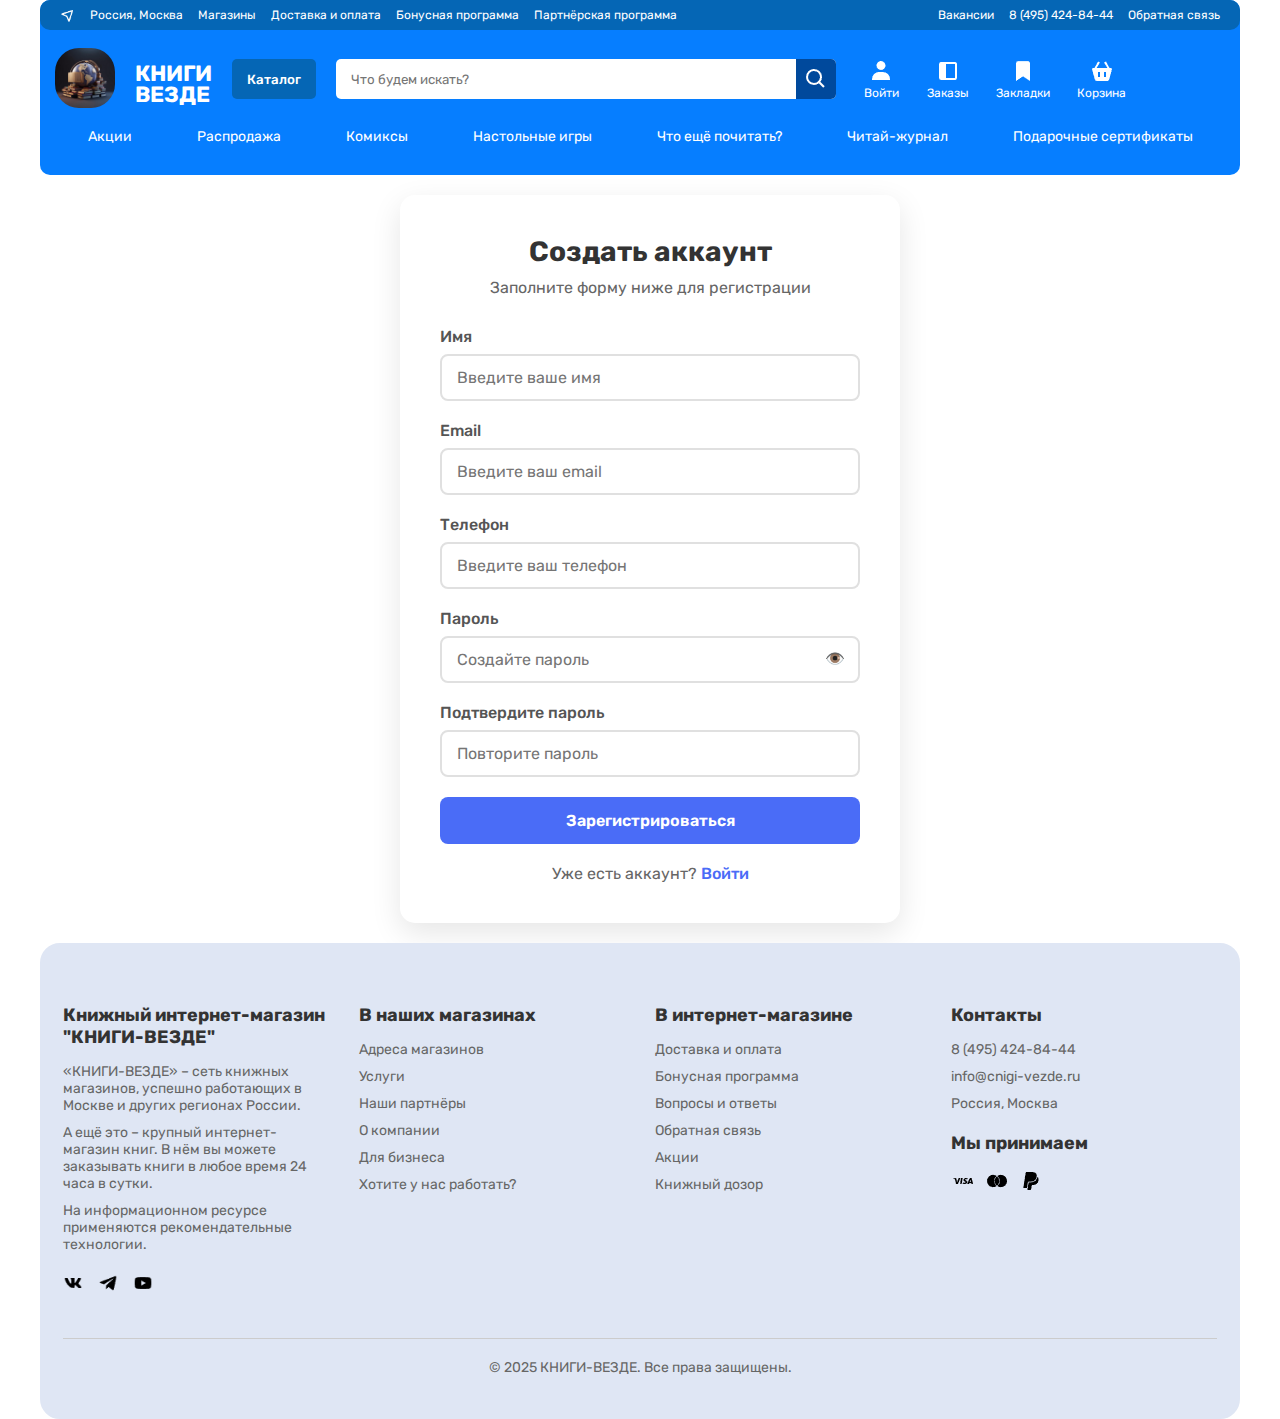
<file: Registration.html>
<!DOCTYPE html>
<html lang="ru">
<head>
    <meta charset="UTF-8">
    <meta name="viewport" content="width=device-width, initial-scale=1.0">
    <title>Форма регистрации</title>
    <link rel="stylesheet" href="./css/registr.css">
    <link rel="preconnect" href="https://fonts.googleapis.com">
    <link rel="preconnect" href="https://fonts.gstatic.com" crossorigin>
    <link href="https://fonts.googleapis.com/css2?family=Rubik:ital,wght@0,300..900;1,300..900&display=swap" rel="stylesheet">
</head>
<body>
    <div class="container">
        <header>
            <div class="top">
                <div class="up">
                    <div class="first-line">
                        <img src="./img/bow.png" width="15px" height="15px"/>
                        <a href="#">Россия, Москва</a>
                        <a href="#">Магазины</a>
                        <a href="#">Доставка и оплата</a>
                        <a href="#">Бонусная программа</a>
                        <a href="#">Партнёрская программа</a>
                    </div>
                    <div class="two-line">
                        <a href="#">Вакансии</a>
                        <span>8 (495) 424-84-44</span>
                        <a href="#">Обратная связь</a>
                    </div>
                </div>
                <div class="up2">
                    <div class="line1">
                        <a href="./Home.html"><img src="./img/LOGO.jpg" alt="Логотип" class="corect" height="60"></a>
                        <div class="chita">
                            <h1>КНИГИ</h1>
                            <h1>ВЕЗДЕ</h1>
                        </div>
                        <a href="./catalog.html"><button class="bt1">Каталог</button></a>
                        <form class="search-form">
                            <input type="text" class="search-input" placeholder="Что будем искать?">
                            <button type="submit" class="search-btn">
                                <img src="./img/lupa.png"/>
                            </button>
                        </form>
                        <div class="nav-buttons">
                            <a href="./Enter.html"><button class="nav-button" >
                                <img src="./img/Профиль.png" alt="Профиль"/>  
                                <span>Войти</span>
                            </button></a>
                            <button class="nav-button">
                                <img src="./img/Заказы.png" alt="Заказы"/> 
                                <span>Заказы</span>
                            </button>
                            <button class="nav-button">
                                <img src="./img/Закладки.png" alt="Закладки"/>
                                <span>Закладки</span>
                            </button>
                            <button class="nav-button">
                                <img src="./img/Корзина.png" alt="Корзина"/> 
                                <span>Корзина</span>
                            </button>
                        </div>
                    </div>
                    <div class="line2">
                        <a href="#">Акции</a>
                        <a href="#">Распродажа</a>
                        <a href="#">Комиксы</a>
                        <a href="#">Настольные игры</a>
                        <a href="#">Что ещё почитать?</a>
                        <a href="#">Читай-журнал</a>
                        <a href="#">Подарочные сертификаты</a>
                    </div>
                </div>
            </div>
        </header>
        <div class="registration-container">
            <div class="registration-header">
                <h2>Создать аккаунт</h2>
                <p>Заполните форму ниже для регистрации</p>
            </div>
            
            <form id="registrationForm">
                <div class="form-group">
                    <label for="name">Имя</label>
                    <input type="text" id="name" class="form-control" placeholder="Введите ваше имя">
                    <span class="error-message">Пожалуйста, введите ваше имя</span>
                </div>
                
                <div class="form-group">
                    <label for="email">Email</label>
                    <input type="email" id="email" class="form-control" placeholder="Введите ваш email">
                    <span class="error-message">Пожалуйста, введите корректный email</span>
                </div>
                
                <div class="form-group">
                    <label for="phone">Телефон</label>
                    <input type="tel" id="phone" class="form-control" placeholder="Введите ваш телефон">
                    <span class="error-message">Пожалуйста, введите корректный телефон</span>
                </div>
                
                <div class="form-group">
                    <label for="password">Пароль</label>
                    <input type="password" id="password" class="form-control" placeholder="Создайте пароль">
                    <span class="error-message">Пароль должен содержать минимум 6 символов</span>
                    <span class="password-toggle" id="togglePassword">👁️</span>
                </div>
                
                <div class="form-group">
                    <label for="confirmPassword">Подтвердите пароль</label>
                    <input type="password" id="confirmPassword" class="form-control" placeholder="Повторите пароль">
                    <span class="error-message">Пароли не совпадают</span>
                </div>
                
                <button type="submit" class="btn">Зарегистрироваться</button>
                
                <div class="login-link">
                    Уже есть аккаунт? <a href="./Enter.html">Войти</a>
                </div>
            </form>
        </div>
        <!-- Подвал -->
    <footer>
        <div class="footer-container">
            <div class="footer-columns">
                <div class="footer-column">
                    <h3>Книжный интернет-магазин "КНИГИ-ВЕЗДЕ"</h3>
                    <a href="#">«КНИГИ-ВЕЗДЕ» – сеть книжных магазинов, успешно работающих в Москве и других регионах России.</a>
                    <a href="#">А ещё это – крупный интернет-магазин книг. В нём вы можете заказывать книги в любое время 24 часа в сутки.</a>
                    <a href="#">На информационном ресурсе применяются рекомендательные технологии.</a>
                    <div class="social-links">
                        <a href="#"><img src="./img/WK.png" alt=""></a></a>
                        <a href="#"><img src="./img/TG.png" alt=""></a>
                        <a href="#"><img src="./img/YouTube.png" alt=""></a>
                    </div>
                </div>
                <div class="footer-column">
                    <h3>В наших магазинах</h3>
                    <a href="#">Адреса магазинов</a>
                    <a href="#">Услуги</a>
                    <a href="#">Наши партнёры</a>
                    <a href="#">О компании</a>
                    <a href="#">Для бизнеса</a>
                    <a href="#">Хотите у нас работать?</a>
                </div>
                <div class="footer-column">
                    <h3>В интернет-магазине</h3>
                    <a href="#">Доставка и оплата</a>
                    <a href="#">Бонусная программа</a>
                    <a href="#">Вопросы и ответы</a>
                    <a href="#">Обратная связь</a>
                    <a href="#">Акции</a>
                    <a href="#">Книжный дозор</a>
                </div>
                <div class="footer-column">
                    <h3>Контакты</h3>
                    <a href="#">8 (495) 424-84-44</a>
                    <a href="#">info@cnigi-vezde.ru</a>
                    <a href="#">Россия, Москва</a>
                    <h3 style="margin-top: 20px;">Мы принимаем</h3>
                    <div class="payment-methods">
                        <img src="./img/visa.png" alt="">
                        <img src="./img/mastercard.png" alt="">
                        <img src="./img/paypal.png" alt="">
                    </div>
                </div>
            </div>
            <div class="copyright">
                © 2025 КНИГИ-ВЕЗДЕ. Все права защищены.
            </div>
        </div>
    </footer>

        <script>
            document.addEventListener('DOMContentLoaded', function() {
                const form = document.getElementById('registrationForm');
                const togglePassword = document.getElementById('togglePassword');
                const passwordInput = document.getElementById('password');
                
                // Показать/скрыть пароль
                togglePassword.addEventListener('click', function() {
                    const type = passwordInput.getAttribute('type') === 'password' ? 'text' : 'password';
                    passwordInput.setAttribute('type', type);
                    this.textContent = type === 'password' ? '👁️' : '👁️‍🗨️';
                });
                
                // Валидация формы
                form.addEventListener('submit', function(e) {
                    e.preventDefault();
                    let isValid = true;
                    
                    // Валидация имени
                    const name = document.getElementById('name');
                    if (name.value.trim() === '') {
                        name.parentElement.classList.add('error');
                        isValid = false;
                    } else {
                        name.parentElement.classList.remove('error');
                    }
                    
                    // Валидация email
                    const email = document.getElementById('email');
                    const emailRegex = /^[^\s@]+@[^\s@]+\.[^\s@]+$/;
                    if (!emailRegex.test(email.value)) {
                        email.parentElement.classList.add('error');
                        isValid = false;
                    } else {
                        email.parentElement.classList.remove('error');
                    }
                    
                    // Валидация телефона
                    const phone = document.getElementById('phone');
                    const phoneRegex = /^\+?\d{10,15}$/;
                    if (!phoneRegex.test(phone.value)) {
                        phone.parentElement.classList.add('error');
                        isValid = false;
                    } else {
                        phone.parentElement.classList.remove('error');
                    }
                    
                    // Валидация пароля
                    const password = document.getElementById('password');
                    if (password.value.length < 6) {
                        password.parentElement.classList.add('error');
                        isValid = false;
                    } else {
                        password.parentElement.classList.remove('error');
                    }
                    
                    // Подтверждение пароля
                    const confirmPassword = document.getElementById('confirmPassword');
                    if (confirmPassword.value !== password.value) {
                        confirmPassword.parentElement.classList.add('error');
                        isValid = false;
                    } else {
                        confirmPassword.parentElement.classList.remove('error');
                    }
                    
                    // Если форма валидна
                    if (isValid) {
                        alert('Регистрация прошла успешно!');
                        form.reset();
                    }
                });
                
                // Сброс ошибок при вводе
                const inputs = form.querySelectorAll('.form-control');
                inputs.forEach(input => {
                    input.addEventListener('input', function() {
                        this.parentElement.classList.remove('error');
                    });
                });
            });
        </script>
    </div>
</body>
</html>
</file>
<file: css/card.css>
/* Основные стили страницы товара */
.product-container {
    max-width: 1200px;
    margin: 20px auto;
    padding: 0 15px;
}

.breadcrumbs {
    margin-bottom: 20px;
    font-size: 14px;
    color: #666;
}

.breadcrumbs a {
    color: #0066cc;
    text-decoration: none;
}

.breadcrumbs a:hover {
    text-decoration: underline;
}

.breadcrumbs span {
    color: #333;
}

/* Основная информация о товаре */
.product-main {
    display: flex;
    gap: 30px;
    margin-bottom: 40px;
}

.product-gallery {
    width: 45%;
}

.main-image {
    border: 1px solid #eee;
    border-radius: 8px;
    overflow: hidden;
    margin-bottom: 15px;
    height: 500px;
    display: flex;
    align-items: center;
    justify-content: center;
    background: #f9f9f9;
}

.main-image img {
    max-width: 90%;
    max-height: 90%;
    object-fit: contain;
}

.thumbnails {
    display: flex;
    gap: 10px;
}

.thumbnail {
    width: 70px;
    height: 90px;
    border: 1px solid #ddd;
    border-radius: 4px;
    overflow: hidden;
    cursor: pointer;
    display: flex;
    align-items: center;
    justify-content: center;
    background: #f9f9f9;
}

.thumbnail.active {
    border-color: #0066cc;
}

.thumbnail img {
    max-width: 90%;
    max-height: 90%;
    object-fit: contain;
}

.product-info {
    width: 55%;
    background: #f9f9f9; /* Добавлен фон */
    padding: 25px; /* Добавлены отступы */
    border-radius: 8px; /* Закругленные углы */
    box-shadow: 0 2px 5px rgba(0,0,0,0.05); /* Легкая тень */
}

.product-info h1 {
    font-size: 28px;
    margin: 0 0 10px 0;
    color: #333;
}

.author {
    font-size: 16px;
    color: #666;
    margin-bottom: 20px;
}

.rating {
    display: flex;
    align-items: center;
    gap: 10px;
    margin-bottom: 20px;
}

.rating .stars {
    color: #ffc107;
    font-size: 18px;
}

.rating-count {
    font-size: 14px;
    color: #666;
}

.add-review {
    font-size: 14px;
    color: #0066cc;
    text-decoration: none;
}

.add-review:hover {
    text-decoration: underline;
}

.availability {
    display: flex;
    align-items: center;
    gap: 8px;
    margin-bottom: 20px;
    color: #4CAF50;
    font-size: 16px;
}

.availability i {
    font-size: 20px;
}

.stock {
    font-size: 14px;
    color: #666;
}

.prices {
    display: flex;
    align-items: center;
    gap: 15px;
    margin-bottom: 25px;
}

.current-price {
    font-size: 32px;
    font-weight: bold;
    color: #333;
}

.old-price {
    font-size: 20px;
    color: #999;
    text-decoration: line-through;
}

.discount {
    background: #ff4444;
    color: white;
    padding: 4px 8px;
    border-radius: 4px;
    font-size: 16px;
    font-weight: bold;
}

.actions {
    display: flex;
    gap: 15px;
    margin-bottom: 30px;
    align-items: center;
}

.quantity {
    display: flex;
    border: 1px solid #ddd;
    border-radius: 4px;
    overflow: hidden;
}

.qty-btn {
    width: 30px;
    height: 40px;
    background: #f5f5f5;
    border: none;
    font-size: 16px;
    cursor: pointer;
    display: flex;
    align-items: center;
    justify-content: center;
}

.qty-input {
    width: 40px;
    height: 40px;
    text-align: center;
    border: none;
    border-left: 1px solid #ddd;
    border-right: 1px solid #ddd;
    font-size: 16px;
}

.buy-btn {
    background: #0066cc;
    color: white;
    border: none;
    padding: 0 15px; /* Уменьшен горизонтальный отступ */
    height: 40px; /* Уменьшена высота */
    border-radius: 4px;
    font-size: 14px; /* Уменьшен размер шрифта */
    font-weight: 500;
    cursor: pointer;
    transition: background 0.2s;
    flex: none; /* Убрано растягивание */
    width: auto; /* Автоматическая ширина */
}

.buy-btn:hover {
    background: #0055aa;
}

.wishlist-btn {
    background: none;
    border: 1px solid #ddd;
    border-radius: 4px;
    padding: 0 10px; /* Уменьшен отступ */
    height: 40px; /* Уменьшена высота */
    cursor: pointer;
    color: #666;
    display: flex;
    align-items: center;
    gap: 5px;
    transition: all 0.2s;
    font-size: 14px; /* Уменьшен размер шрифта */
    width: 150px;
}

.wishlist-btn:hover {
    color: #ff4444;
    border-color: #ff4444;
}

.wishlist-btn i {
    font-size: 16px; /* Размер иконки */
}

.delivery-info {
    border: 1px solid #eee;
    border-radius: 8px;
    padding: 15px;
    margin-bottom: 25px;
    background: white; /* Фон для контраста */
}

.delivery-option {
    display: flex;
    gap: 15px;
    margin-bottom: 15px;
}

.delivery-option:last-child {
    margin-bottom: 0;
}

.delivery-option i {
    font-size: 24px;
    color: #0066cc;
}

.option-title {
    font-weight: 500;
    display: block;
    margin-bottom: 3px;
}

.option-desc {
    font-size: 14px;
    color: #666;
}

.share {
    display: flex;
    align-items: center;
    gap: 15px;
}

.share a {
    color: #666;
    font-size: 24px;
    transition: color 0.2s;
}

.share a:hover {
    color: #0066cc;
}

/* Детали товара */
.product-details {
    margin-bottom: 50px;
}

.details-tabs {
    display: flex;
    border-bottom: 1px solid #ddd;
    margin-bottom: 20px;
}

.tab-btn {
    padding: 10px 20px;
    background: none;
    border: none;
    border-bottom: 3px solid transparent;
    font-size: 16px;
    cursor: pointer;
    color: #666;
    transition: all 0.2s;
}

.tab-btn.active {
    color: #0066cc;
    border-bottom-color: #0066cc;
    font-weight: 500;
}

.tab-content {
    display: none;
    padding: 20px 0;
}

.tab-content.active {
    display: block;
}

.tab-content h2 {
    font-size: 22px;
    margin-bottom: 15px;
    color: #333;
}

.tab-content p {
    margin-bottom: 15px;
    line-height: 1.6;
    color: #333;
}

.specs-table {
    width: 100%;
    border-collapse: collapse;
}

.specs-table tr {
    border-bottom: 1px solid #eee;
}

.specs-table td {
    padding: 12px 0;
    vertical-align: top;
}

.specs-table td:first-child {
    width: 40%;
    color: #666;
}

/* Отзывы */
.review {
    border-bottom: 1px solid #eee;
    padding: 20px 0;
}

.review:last-child {
    border-bottom: none;
}

.review-header {
    display: flex;
    align-items: center;
    gap: 15px;
    margin-bottom: 10px;
    flex-wrap: wrap;
}

.review-author {
    font-weight: 500;
    color: #333;
}

.review-date {
    font-size: 14px;
    color: #999;
}

.review-rating {
    color: #ffc107;
    font-size: 16px;
}

.review-text {
    color: #333;
    line-height: 1.6;
}

.add-review-form {
    margin-top: 30px;
    padding: 20px;
    border: 1px solid #eee;
    border-radius: 8px;
    background: white; /* Фон для контраста */
}

.add-review-form h3 {
    margin-top: 0;
    margin-bottom: 20px;
    font-size: 20px;
    color: #333;
}

.form-group {
    margin-bottom: 15px;
}

.form-group label {
    display: block;
    margin-bottom: 5px;
    font-weight: 500;
    color: #333;
}

.form-input {
    width: 100%;
    padding: 10px;
    border: 1px solid #ddd;
    border-radius: 4px;
    font-size: 16px;
}

.form-textarea {
    width: 100%;
    padding: 10px;
    border: 1px solid #ddd;
    border-radius: 4px;
    font-size: 16px;
    resize: vertical;
}

.rating-select {
    display: flex;
    gap: 5px;
    font-size: 24px;
    color: #ddd;
    cursor: pointer;
}

.rating-select i.bxs-star {
    color: #ffc107;
}

.submit-review {
    background: #0066cc;
    color: white;
    border: none;
    padding: 10px 20px;
    border-radius: 4px;
    font-size: 16px;
    cursor: pointer;
    transition: background 0.2s;
}

.submit-review:hover {
    background: #0055aa;
}

/* Рекомендации */
.recommendations {
    margin-bottom: 50px;
}

.recommendations h2 {
    font-size: 24px;
    margin-bottom: 20px;
    color: #333;
    padding-bottom: 10px;
    border-bottom: 1px solid #eee;
}

.recommendations-grid {
    display: grid;
    grid-template-columns: repeat(4, 1fr);
    gap: 20px;
}

.recommendation-item {
    background: white;
    border: 1px solid #eee;
    border-radius: 8px;
    padding: 15px;
    transition: transform 0.2s, box-shadow 0.2s;
    display: flex;
    flex-direction: column;
    align-items: center;
}

.recommendation-item:hover {
    transform: translateY(-5px);
    box-shadow: 0 5px 15px rgba(0,0,0,0.1);
}

.recommendation-item img {
    width: 120px;
    height: 160px;
    object-fit: cover;
    margin-bottom: 15px;
    border-radius: 4px;
}

.rec-title {
    font-size: 14px;
    color: #333;
    text-align: center;
    margin-bottom: 10px;
    height: 40px;
    overflow: hidden;
    display: -webkit-box;
    -webkit-line-clamp: 2;
    -webkit-box-orient: vertical;
}

.rec-price {
    font-weight: bold;
    font-size: 16px;
    color: #333;
    margin-bottom: 10px;
}

.rec-btn {
    background: #f5f5f5;
    color: #333;
    border: none;
    padding: 8px 15px;
    border-radius: 4px;
    font-size: 14px;
    cursor: pointer;
    transition: all 0.2s;
    width: 100%;
}

.rec-btn:hover {
    background: #0066cc;
    color: white;
}

/* Адаптивность */
@media (max-width: 992px) {
    .product-main {
        flex-direction: column;
    }
    
    .product-gallery, .product-info {
        width: 100%;
    }
    
    .recommendations-grid {
        grid-template-columns: repeat(2, 1fr);
    }
}

@media (max-width: 576px) {
    .actions {
        flex-wrap: wrap;
    }
    
    .buy-btn, .wishlist-btn {
        width: 100%;
    }
    
    .recommendations-grid {
        grid-template-columns: 1fr;
    }
}
</file>
<file: css/card1.css>
* {
    margin: 0;
    padding: 0;
    box-sizing: border-box;
    font-family: 'Rubik', sans-serif;
}

body {
    background-image: url(https://avatars.mds.yandex.net/i?id=95673fb528eaff460a49d34c183f9343_l-5233432-images-thumbs&n=13);
    background-image: no-repeat;
    background-size:cover ;
}

.container {
    max-width: 1200px;
    margin: 0 auto;
    width: 100%;
}

a{
    text-decoration: none;
}

/* Шапка */
.top {
    background-color: #067eff;
    color: white;
    font-size: 12px;
    border: #333;
    border-radius: 10px;
}

header{
    border-radius: 10%;
}

.corect{
    border-radius: 40%;
}

.up {
    display: flex;
    justify-content: space-between;
    padding: 5px 20px;
    background-color: #0566b5;
    height: 30px;
    align-items: center;
    border: #333;
    border-radius: 10px;
}

.first-line, .two-line {
    display: flex;
    gap: 15px;
}

.first-line a, .two-line a {
    color: white;
    text-decoration: none;
    font-size: 12px;
}

/* Основное меню */
.up2 {
    padding: 15px;
    border: #333;
    border-radius: 10px;
}

.line1 {
    display: flex;
    align-items: center;
    gap: 20px;
    flex-wrap: wrap;
}

.chita {
    color: white;
    font-weight: bold;
    display: flex;
    flex-direction: column;
    padding-top: 5px;
}

.chita h1 {
    line-height: 1;
    font-size: 22px;
}

.bt1 {
    background-color: #0566b5;
    color: white;
    border: none;
    padding: 10px 15px;
    border-radius: 5px;
    cursor: pointer;
    font-weight: 500;
    height: 40px;
}

.search-form {
    position: relative;
    width: 500px;
}

.search-input {
    width: 100%;
    padding: 10px 40px 10px 15px;
    border-radius: 5px;
    border: none;
    height: 40px;
}

.search-btn {
    position: absolute;
    right: 0;
    top: 0;
    height: 100%;
    width: 40px;
    background-color: #00499c;
    border: none;
    border-radius: 0 5px 5px 0;
    color: white;
    cursor: pointer;
    display: flex;
    align-items: center;
    justify-content: center;
}

.search-btn:hover {
    background-color: #003d82;
}

.nav-buttons {
    display: flex;
    gap: 15px;
    align-items: center;
}

.nav-button {
    display: flex;
    flex-direction: column;
    align-items: center;
    background: none;
    border: none;
    color: white;
    cursor: pointer;
    font-size: 12px;
    gap: 3px;
    min-width: 50px;
}

.nav-button img {
    width: 24px;
    height: 24px;
}

.line2 {
    display: flex;
    justify-content: space-around;
    padding: 15px 0;
    flex-wrap: wrap;
}

.line2 a {
    color: white;
    text-decoration: none;
    font-size: 14px;
}

/* Слайдер */
.slider-container {
    margin: 20px auto;
    max-width: 1200px;
    position: relative;
}

.main-slide {
    width: 100%;
    height: 400px;
    background-color: #ddd;
    border-radius: 8px;
    overflow: hidden;
    position: relative;
}

.main-slide img {
    width: 100%;
    height: 100%;
    object-fit: cover;
}

.main-slide .slide-image {
    width: 100%;
    height: 100%;
    background-size: cover;
    background-position: center;
    transition: background-image 0.5s ease;
}

.slide-nav {
    display: flex;
    gap: 15px;
    margin-top: 15px;
}

.slide-nav-item {
    width: calc(25% - 15px);
    height: 120px;
    background-color: #ddd;
    border-radius: 8px;
    overflow: hidden;
    cursor: pointer;
    transition: opacity 0.3s;
}

.slide-nav-item img {
    width: 100%;
    height: 100%;
    object-fit: cover;
}

.slider-arrows {
    position: absolute;
    top: 50%;
    width: 100%;
    display: flex;
    justify-content: space-between;
    transform: translateY(-50%);
    padding: 0 15px;
    pointer-events: none;
}

.slider-arrow {
    width: 40px;
    height: 40px;
    background-color: rgba(0,0,0,0.5);
    border-radius: 50%;
    display: flex;
    align-items: center;
    justify-content: center;
    color: white;
    cursor: pointer;
    font-size: 20px;
    transition: background-color 0.3s;
    pointer-events: auto;
}

.slider-arrow:hover {
    background-color: rgba(0,0,0,0.8);
}

/* Баннеры */
.banners {
    display: flex;
    gap: 20px;
    margin: 30px 0;
}

.banner {
    flex: 1;
    height: 150px;
    background-color: #fff;
    border-radius: 8px;
    padding: 20px;
    display: flex;
    align-items: center;
    box-shadow: 0 2px 10px rgba(0,0,0,0.1);
}

.banner img {
    width: 60px;
    height: 60px;
    margin-right: 15px;
}

.banner-text h3 {
    margin-bottom: 5px;
    color: #333;
    font-size: 18px;
}

.banner-text p {
    color: #666;
    font-size: 14px;
}

/* Карточки товаров */
.products-section {
    margin: 40px 0;
}

.section-header {
    display: flex;
    justify-content: space-between;
    align-items: center;
    margin-bottom: 20px;
    background-color: white;
    border: #333;
    border-radius: 10px;
    height: 70px;
    padding: 0px 10px 0px 10px;
}

.section-title {
    font-size: 24px;
    font-weight: 700;
    color: #333;
}

.view-all {
    color: #067eff;
    text-decoration: none;
    font-weight: 500;
    font-size: 16px;
}

.products-grid {
    display: grid;
    grid-template-columns: repeat(auto-fill, minmax(200px, 1fr));
    gap: 20px;
}

.product-card {
    background: white;
    border-radius: 8px;
    padding: 15px;
    box-shadow: 0 2px 10px rgba(0,0,0,0.05);
    transition: transform 0.3s;
}

.product-card:hover {
    transform: translateY(-5px);
    box-shadow: 0 5px 15px rgba(0,0,0,0.1);
}

.product-image {
    width: 100%;
    height: 200px;
    background-color: #eee;
    margin-bottom: 15px;
    border-radius: 5px;
    overflow: hidden;
}

.product-image img {
    width: 100%;
    height: 100%;
    object-fit: cover;
}

.product-price {
    display: flex;
    align-items: center;
    gap: 10px;
    margin: 10px 0;
}

.current-price {
    color: #fa1157;
    font-weight: 700;
    font-size: 18px;
}

.old-price {
    color: #999;
    text-decoration: line-through;
    font-size: 14px;
}

.discount {
    background-color: #fa1157;
    color: white;
    padding: 2px 6px;
    border-radius: 12px;
    font-size: 12px;
    font-weight: 500;
}

.product-title {
    font-weight: 500;
    margin-bottom: 5px;
    font-size: 16px;
    height: 40px;
    overflow: hidden;
    display: -webkit-box;
    -webkit-line-clamp: 2;
    -webkit-box-orient: vertical;
}

.product-author {
    color: #666;
    font-size: 14px;
    margin-bottom: 15px;
}

.product-rating {
    display: flex;
    align-items: center;
    gap: 5px;
    margin-bottom: 15px;
}

.stars {
    color: #FFC533;
    display: flex;
}

.rating-count {
    color: #666;
    font-size: 12px;
}

.product-actions {
    display: flex;
    gap: 10px;
}

.buy-btn {
    flex: 1;
    background-color: #067eff;
    color: white;
    border: none;
    padding: 8px;
    border-radius: 5px;
    cursor: pointer;
    font-weight: 500;
    transition: background-color 0.3s;
}

.buy-btn:hover {
    background-color: #0566b5;
}

.wishlist-btn {
    width: 40px;
    background-color: #e1e1e1;
    border: none;
    border-radius: 5px;
    cursor: pointer;
    display: flex;
    align-items: center;
    justify-content: center;
    transition: background-color 0.3s;
}

.wishlist-btn:hover {
    background-color: #d1d1d1;
}

/* Подвал */
footer {
    background-color: #dfe6f4;
    padding: 40px 0;
    margin-top: 50px;
}

.footer-container {
    max-width: 1200px;
    margin: 0 auto;
    padding: 0 20px;
}

.footer-columns {
    display: flex;
    justify-content: space-between;
    flex-wrap: wrap;
    gap: 30px;
}

.footer-column {
    flex: 1;
    min-width: 200px;
}

.footer-column h3 {
    font-size: 18px;
    margin-bottom: 15px;
    color: #333;
}

.footer-column a {
    display: block;
    color: #666;
    text-decoration: none;
    margin-bottom: 10px;
    transition: color 0.3s;
    font-size: 14px;
}

.footer-column a:hover {
    color: #067eff;
}

.social-links {
    display: flex;
    gap: 15px;
    margin-top: 20px;
}

.social-links a {
    color: #666;
    font-size: 20px;
    transition: color 0.3s;
}

.social-links a:hover {
    color: #067eff;
}

.payment-methods {
    display: flex;
    gap: 10px;
    margin-top: 15px;
}

.payment-methods i {
    font-size: 24px;
    color: #666;
}

.copyright {
    text-align: center;
    margin-top: 30px;
    color: #666;
    font-size: 14px;
    padding-top: 20px;
    border-top: 1px solid #ccc;
}

@media (max-width: 768px) {
    .line1 {
        justify-content: center;
    }
    
    .search-form {
        width: 100%;
        margin: 10px 0;
    }
    
    .nav-buttons {
        width: 100%;
        justify-content: space-around;
    }
    
    .products-grid {
        grid-template-columns: repeat(2, 1fr);
    }
    
    .banners {
        flex-direction: column;
    }
    
    .footer-columns {
        flex-direction: column;
        gap: 20px;
    }
}

@media (max-width: 480px) {
    .up {
        flex-direction: column;
        height: auto;
        padding: 10px;
        gap: 5px;
    }
    
    .first-line, .two-line {
        flex-wrap: wrap;
        justify-content: center;
    }
    
    .line2 {
        gap: 10px;
    }
    
    .products-grid {
        grid-template-columns: 1fr;
    }
    
    .slide-nav {
        flex-wrap: wrap;
    }
    
    .slide-nav-item {
        width: calc(50% - 8px);
        height: 100px;
    }
</file>
<file: css/catalog.css>
/* Основные стили каталога */
.catalog-container {
    display: flex;
    margin: 20px 0;
    gap: 20px;
}

.sidebar {
    width: 250px;
    background: #fff;
    padding: 20px;
    border-radius: 8px;
    box-shadow: 0 2px 5px rgba(0,0,0,0.1);
}

.catalog-content {
    flex: 1;
    background: #fff;
    padding: 20px;
    border-radius: 8px;
    box-shadow: 0 2px 5px rgba(0,0,0,0.1);
}

/* Стили категорий */
.categories {
    list-style: none;
    padding: 0;
    margin: 0 0 20px 0;
}

.categories li {
    margin-bottom: 10px;
}

.categories a {
    color: #333;
    text-decoration: none;
    font-size: 14px;
    transition: color 0.2s;
}

.categories a:hover {
    color: #0066cc;
}

/* Стили фильтров */
.filter-section {
    margin-bottom: 25px;}

.filter-section h4 {
    margin-bottom: 10px;
    font-size: 16px;
    color: #333;
}

.price-range {
    margin-top: 15px;
}

.price-values {
    display: flex;
    justify-content: space-between;
    margin-top: 5px;
    font-size: 12px;
    color: #666;
}

.slider {
    width: 100%;
    height: 5px;
    -webkit-appearance: none;
    background: #ddd;
    border-radius: 5px;
    outline: none;
}

.slider::-webkit-slider-thumb {
    -webkit-appearance: none;
    width: 15px;
    height: 15px;
    background: #0066cc;
    border-radius: 50%;
    cursor: pointer;
}

.author-search, .publisher-select {
    width: 100%;
    padding: 8px 10px;
    border: 1px solid #ddd;
    border-radius: 4px;
    font-size: 14px;
}

/* Стили сортировки */
.sorting-options {
    display: flex;
    align-items: center;
    justify-content: space-between;
    margin-bottom: 20px;
}

.sort-select {
    padding: 8px 10px;
    border: 1px solid #ddd;
    border-radius: 4px;
    margin-left: 10px;
    font-size: 14px;
}

.view-options {
    display: flex;
    gap: 5px;
}

.view-btn {
    background: none;
    border: 1px solid #ddd;
    border-radius: 4px;
    padding: 5px 10px;
    cursor: pointer;
    font-size: 16px;
    color: #666;
}

.view-btn.active {
    background: #0066cc;
    color: white;
    border-color: #0066cc;
}

/* Стили карточек товаров */
.products-grid {
    display: grid;
    grid-template-columns: repeat(auto-fill, minmax(200px, 1fr));
    gap: 20px;
    margin-bottom: 30px;
}

.products-grid.list-view {
    grid-template-columns: 1fr;
}

.product-card {
    background: #fff;
    border-radius: 8px;
    overflow: hidden;
    transition: transform 0.2s, box-shadow 0.2s;
}

.products-grid:not(.list-view) .product-card {
    border: 1px solid #eee;
}

.products-grid.list-view .product-card {
    display: flex;
    gap: 20px;
    padding: 15px;
    border: 1px solid #eee;
}

.products-grid.list-view .product-image {
    width: 120px;
    height: 160px;
    flex-shrink: 0;
}

.products-grid.list-view .product-image img {
    width: 100%;
    height: 100%;
    object-fit: cover;
}

.product-image {
    height: 200px;
    overflow: hidden;
}

.product-image img {
    width: 100%;
    height: 100%;
    object-fit: contain;
    transition: transform 0.3s;
}

.product-card:hover .product-image img {
    transform: scale(1.05);
}

.product-card:hover {
    transform: translateY(-5px);
    box-shadow: 0 5px 15px rgba(0,0,0,0.1);
}

.product-info {
    padding: 15px;
}

.product-price {
    display: flex;
    align-items: center;
    margin: 10px 0;
    gap: 8px;
}

.current-price {
    font-weight: bold;
    font-size: 18px;
    color: #333;
}

.old-price {
    text-decoration: line-through;
    color: #999;
    font-size: 14px;
}

.discount {
    background: #ff4444;
    color: white;
    padding: 2px 6px;
    border-radius: 4px;
    font-size: 12px;
    font-weight: bold;
}

.product-title {
    font-size: 16px;
    margin: 5px 0;
    color: #333;
    line-height: 1.3;
}

.product-author {
    font-size: 14px;
    color: #666;
    margin-bottom: 10px;
}

.product-rating {
    display: flex;
    align-items: center;
    gap: 5px;
    margin-bottom: 15px;
}

.stars {
    color: #ffc107;
}

.rating-count {
    font-size: 12px;
    color: #999;
}

.product-actions {
    display: flex;
    gap: 10px;
}

.buy-btn {
    background: #0066cc;
    color: white;
    border: none;
    padding: 8px 15px;
    border-radius: 4px;
    cursor: pointer;
    flex: 1;
    font-weight: 500;
    transition: background 0.2s;
}

.buy-btn:hover {
    background: #0055aa;
}

.wishlist-btn {
    background: none;
    border: 1px solid #ddd;
    border-radius: 4px;
    padding: 0 10px;
    cursor: pointer;
    color: #666;
    transition: all 0.2s;
}

.wishlist-btn:hover {
    color: #ff4444;
    border-color: #ff4444;
}

/* Пагинация */
.pagination {
    display: flex;
    justify-content: center;
    gap: 5px;
    margin-top: 30px;
}

.page-btn {
    background: none;
    border: 1px solid #ddd;
    border-radius: 4px;
    padding: 5px 10px;
    cursor: pointer;
    color: #666;
    transition: all 0.2s;
}

.page-btn:hover, .page-btn.active {
    background: #0066cc;
    color: white;
    border-color: #0066cc;
}

/* Адаптивность */
@media (max-width: 992px) {
    .catalog-container {
        flex-direction: column;
    }
    
    .sidebar {
        width: 100%;
    }
    
    .products-grid {
        grid-template-columns: repeat(auto-fill, minmax(150px, 1fr));
    }
}

@media (max-width: 576px) {
    .products-grid {
        grid-template-columns: repeat(2, 1fr);
    }
    
    .sorting-options {
        flex-direction: column;
        align-items: flex-start;
        gap: 10px;
    }
    
    .products-grid.list-view .product-card {
        flex-direction: column;
    }
    
    .products-grid.list-view .product-image {
        width: 100%;
    }
}
</file>
<file: css/catalog-home.css>
* {
    margin: 0;
    padding: 0;
    box-sizing: border-box;
    font-family: 'Rubik', sans-serif;
}

body {
    background-image: url(https://avatars.mds.yandex.net/i?id=95673fb528eaff460a49d34c183f9343_l-5233432-images-thumbs&n=13);
    background-image: no-repeat;
    background-size:cover ;
}

.container {
    max-width: 1200px;
    margin: 0 auto;
    width: 100%;
}

/* Шапка */
.top {
    background-color: #067eff;
    color: white;
    font-size: 12px;
    border: #333;
    border-radius: 10px;
}

header{
    border-radius: 10%;
}

.corect{
    border-radius: 40%;
}

.up {
    display: flex;
    justify-content: space-between;
    padding: 5px 20px;
    background-color: #0566b5;
    height: 30px;
    align-items: center;
    border: #333;
    border-radius: 10px;
}

.first-line, .two-line {
    display: flex;
    gap: 15px;
}

.first-line a, .two-line a {
    color: white;
    text-decoration: none;
    font-size: 12px;
}

a{
  text-decoration: none;  
}

/* Основное меню */
.up2 {
    padding: 15px;
    border: #333;
    border-radius: 10px;
}

.line1 {
    display: flex;
    align-items: center;
    gap: 20px;
    flex-wrap: wrap;
}

.chita {
    color: white;
    font-weight: bold;
    display: flex;
    flex-direction: column;
    padding-top: 5px;
}

.chita h1 {
    line-height: 1;
    font-size: 22px;
}

.bt1 {
    background-color: #0566b5;
    color: white;
    border: none;
    padding: 10px 15px;
    border-radius: 5px;
    cursor: pointer;
    font-weight: 500;
    height: 40px;
}

.search-form {
    position: relative;
    width: 500px;
}

.search-input {
    width: 100%;
    padding: 10px 40px 10px 15px;
    border-radius: 5px;
    border: none;
    height: 40px;
}

.search-btn {
    position: absolute;
    right: 0;
    top: 0;
    height: 100%;
    width: 40px;
    background-color: #00499c;
    border: none;
    border-radius: 0 5px 5px 0;
    color: white;
    cursor: pointer;
    display: flex;
    align-items: center;
    justify-content: center;
}

.search-btn:hover {
    background-color: #003d82;
}

.nav-buttons {
    display: flex;
    gap: 15px;
    align-items: center;
}

.nav-button {
    display: flex;
    flex-direction: column;
    align-items: center;
    background: none;
    border: none;
    color: white;
    cursor: pointer;
    font-size: 12px;
    gap: 3px;
    min-width: 50px;
}

.nav-button img {
    width: 24px;
    height: 24px;
}

.line2 {
    display: flex;
    justify-content: space-around;
    padding: 15px 0;
    flex-wrap: wrap;
}

.line2 a {
    color: white;
    text-decoration: none;
    font-size: 14px;
}

/* Слайдер */
.slider-container {
    margin: 20px auto;
    max-width: 1200px;
    position: relative;
}

.main-slide {
    width: 100%;
    height: 400px;
    background-color: #ddd;
    border-radius: 8px;
    overflow: hidden;
    position: relative;
}

.main-slide img {
    width: 100%;
    height: 100%;
    object-fit: cover;
}

.main-slide .slide-image {
    width: 100%;
    height: 100%;
    background-size: cover;
    background-position: center;
    transition: background-image 0.5s ease;
}

.slide-nav {
    display: flex;
    gap: 15px;
    margin-top: 15px;
}

.slide-nav-item {
    width: calc(25% - 15px);
    height: 120px;
    background-color: #ddd;
    border-radius: 8px;
    overflow: hidden;
    cursor: pointer;
    transition: opacity 0.3s;
}

.slide-nav-item img {
    width: 100%;
    height: 100%;
    object-fit: cover;
}

.slider-arrows {
    position: absolute;
    top: 50%;
    width: 100%;
    display: flex;
    justify-content: space-between;
    transform: translateY(-50%);
    padding: 0 15px;
    pointer-events: none;
}

.slider-arrow {
    width: 40px;
    height: 40px;
    background-color: rgba(0,0,0,0.5);
    border-radius: 50%;
    display: flex;
    align-items: center;
    justify-content: center;
    color: white;
    cursor: pointer;
    font-size: 20px;
    transition: background-color 0.3s;
    pointer-events: auto;
}

.slider-arrow:hover {
    background-color: rgba(0,0,0,0.8);
}

/* Баннеры */
.banners {
    display: flex;
    gap: 20px;
    margin: 30px 0;
}

.banner {
    flex: 1;
    height: 150px;
    background-color: #fff;
    border-radius: 8px;
    padding: 20px;
    display: flex;
    align-items: center;
    box-shadow: 0 2px 10px rgba(0,0,0,0.1);
}

.banner img {
    width: 60px;
    height: 60px;
    margin-right: 15px;
}

.banner-text h3 {
    margin-bottom: 5px;
    color: #333;
    font-size: 18px;
}

.banner-text p {
    color: #666;
    font-size: 14px;
}

/* Карточки товаров */
.products-section {
    margin: 40px 0;
}

.section-header {
    display: flex;
    justify-content: space-between;
    align-items: center;
    margin-bottom: 20px;
    background-color: white;
    border: #333;
    border-radius: 10px;
    height: 70px;
    padding: 0px 10px 0px 10px;
}

.section-title {
    font-size: 24px;
    font-weight: 700;
    color: #333;
}

.view-all {
    color: #067eff;
    text-decoration: none;
    font-weight: 500;
    font-size: 16px;
}

.products-grid {
    display: grid;
    grid-template-columns: repeat(auto-fill, minmax(200px, 1fr));
    gap: 20px;
}

.product-card {
    background: white;
    border-radius: 8px;
    padding: 15px;
    box-shadow: 0 2px 10px rgba(0,0,0,0.05);
    transition: transform 0.3s;
}

.product-card:hover {
    transform: translateY(-5px);
    box-shadow: 0 5px 15px rgba(0,0,0,0.1);
}

.product-image {
    width: 100%;
    height: 200px;
    background-color: #eee;
    margin-bottom: 15px;
    border-radius: 5px;
    overflow: hidden;
}

.product-image img {
    width: 100%;
    height: 100%;
    object-fit: cover;
}

.product-price {
    display: flex;
    align-items: center;
    gap: 10px;
    margin: 10px 0;
}

.current-price {
    color: #fa1157;
    font-weight: 700;
    font-size: 18px;
}

.old-price {
    color: #999;
    text-decoration: line-through;
    font-size: 14px;
}

.discount {
    background-color: #fa1157;
    color: white;
    padding: 2px 6px;
    border-radius: 12px;
    font-size: 12px;
    font-weight: 500;
}

.product-title {
    font-weight: 500;
    margin-bottom: 5px;
    font-size: 16px;
    height: 40px;
    overflow: hidden;
    display: -webkit-box;
    -webkit-line-clamp: 2;
    -webkit-box-orient: vertical;
}

.product-author {
    color: #666;
    font-size: 14px;
    margin-bottom: 15px;
}

.product-rating {
    display: flex;
    align-items: center;
    gap: 5px;
    margin-bottom: 15px;
}

.stars {
    color: #FFC533;
    display: flex;
}

.rating-count {
    color: #666;
    font-size: 12px;
}

.product-actions {
    display: flex;
    gap: 10px;
}

.buy-btn {
    flex: 1;
    background-color: #067eff;
    color: white;
    border: none;
    padding: 8px;
    border-radius: 5px;
    cursor: pointer;
    font-weight: 500;
    transition: background-color 0.3s;
}

.buy-btn:hover {
    background-color: #0566b5;
}

.wishlist-btn {
    width: 40px;
    background-color: #e1e1e1;
    border: none;
    border-radius: 5px;
    cursor: pointer;
    display: flex;
    align-items: center;
    justify-content: center;
    transition: background-color 0.3s;
}

.wishlist-btn:hover {
    background-color: #d1d1d1;
}

/* Подвал */
footer {
    background-color: #dfe6f4;
    padding: 40px 0;
    margin-top: 50px;
    max-width: 1200px;
    width: 100%;
    border: #dfe6f4;
    border-style: solid;
    border-radius: 20px;
}

.footer-container {
    max-width: 1200px;
    margin: 0 auto;
    padding: 0 20px;
}

.footer-columns {
    display: flex;
    justify-content: space-between;
    flex-wrap: wrap;
    gap: 30px;
}

.footer-column {
    flex: 1;
    min-width: 200px;
}

.footer-column h3 {
    font-size: 18px;
    margin-bottom: 15px;
    color: #333;
}

.footer-column a {
    display: block;
    color: #666;
    text-decoration: none;
    margin-bottom: 10px;
    transition: color 0.3s;
    font-size: 14px;
}

.footer-column a:hover {
    color: #067eff;
}

.social-links {
    display: flex;
    gap: 15px;
    margin-top: 20px;
}

.social-links a {
    color: #666;
    font-size: 20px;
    transition: color 0.3s;
}

.social-links a:hover {
    color: #067eff;
}

.payment-methods {
    display: flex;
    gap: 10px;
    margin-top: 15px;
}

.payment-methods i {
    font-size: 24px;
    color: #666;
}

.copyright {
    text-align: center;
    margin-top: 30px;
    color: #666;
    font-size: 14px;
    padding-top: 20px;
    border-top: 1px solid #ccc;
}

@media (max-width: 768px) {
    .line1 {
        justify-content: center;
    }
    
    .search-form {
        width: 100%;
        margin: 10px 0;
    }
    
    .nav-buttons {
        width: 100%;
        justify-content: space-around;
    }
    
    .products-grid {
        grid-template-columns: repeat(2, 1fr);
    }
    
    .banners {
        flex-direction: column;
    }
    
    .footer-columns {
        flex-direction: column;
        gap: 20px;
    }
}

@media (max-width: 480px) {
    .up {
        flex-direction: column;
        height: auto;
        padding: 10px;
        gap: 5px;
    }
    
    .first-line, .two-line {
        flex-wrap: wrap;
        justify-content: center;
    }
    
    .line2 {
        gap: 10px;
    }
    
    .products-grid {
        grid-template-columns: 1fr;
    }
    
    .slide-nav {
        flex-wrap: wrap;
    }
    
    .slide-nav-item {
        width: calc(50% - 8px);
        height: 100px;
    }
</file>
<file: css/enter copy.css>
* {
    box-sizing: border-box;
    font-family: 'Segoe UI', Tahoma, Geneva, Verdana, sans-serif;
}

body {
    background-image: url(https://avatars.mds.yandex.net/i?id=95673fb528eaff460a49d34c183f9343_l-5233432-images-thumbs&n=13);
    background-image: no-repeat;
    background-size:cover ;
    margin: 0;
    padding: 0;
    min-height: 100vh;
    display: flex;
    justify-content: center;
    align-items: center;
}

.container {
    max-width: 1200px;
    margin: 0 auto;
    width: 100%;
}

/* Шапка */
.top {
    background-color: #067eff;
    color: white;
    font-size: 12px;
    border: #333;
    border-radius: 10px;
}

header{
    border-radius: 10%;
}

.corect{
    border-radius: 40%;
}

.up {
    display: flex;
    justify-content: space-between;
    padding: 5px 20px;
    background-color: #0566b5;
    height: 30px;
    align-items: center;
    border: #333;
    border-radius: 10px;
}

.first-line, .two-line {
    display: flex;
    gap: 15px;
}

.first-line a, .two-line a {
    color: white;
    text-decoration: none;
    font-size: 12px;
}

/* Основное меню */
.up2 {
    padding: 15px;
    border: #333;
    border-radius: 10px;
}

.line1 {
    display: flex;
    align-items: center;
    gap: 20px;
    flex-wrap: wrap;
}

.chita {
    color: white;
    font-weight: bold;
    display: flex;
    flex-direction: column;
    margin-bottom: 25px;
}

.chita h1 {
    display: block;
    font-size: 22px;
    font-weight: bold;
    margin-bottom: -20px;
}

.bt1 {
    background-color: #0566b5;
    color: white;
    border: none;
    padding: 10px 15px;
    border-radius: 5px;
    cursor: pointer;
    font-weight: 500;
    height: 40px;
}

.search-form {
    position: relative;
    width: 500px;
}

.search-input {
    width: 100%;
    padding: 10px 40px 10px 15px;
    border-radius: 5px;
    border: none;
    height: 40px;
}

.search-btn {
    position: absolute;
    right: 0;
    top: 0;
    height: 100%;
    width: 40px;
    background-color: #00499c;
    border: none;
    border-radius: 0 5px 5px 0;
    color: white;
    cursor: pointer;
    display: flex;
    align-items: center;
    justify-content: center;
}

.search-btn:hover {
    background-color: #003d82;
}

.nav-buttons {
    display: flex;
    gap: 15px;
    align-items: center;
}

.nav-button {
    display: flex;
    flex-direction: column;
    align-items: center;
    background: none;
    border: none;
    color: white;
    cursor: pointer;
    font-size: 12px;
    gap: 3px;
    min-width: 50px;
}

.nav-button img {
    width: 24px;
    height: 24px;
}

.line2 {
    display: flex;
    justify-content: space-around;
    padding: 15px 0;
    flex-wrap: wrap;
}

.line2 a {
    color: white;
    text-decoration: none;
    font-size: 14px;
}
/*Контент сайта*/

.registration-container {
    width: 100%;
    max-width: 500px;
    background: white;
    border-radius: 15px;
    box-shadow: 0 10px 30px rgba(0, 0, 0, 0.1);
    padding: 40px;
    margin: 20px 0% 0% 30%;

}

.registration-header {
    text-align: center;
    margin-bottom: 30px;
}

.registration-header h2 {
    color: #333;
    margin: 0;
    font-size: 28px;
}

.registration-header p {
    color: #666;
    margin-top: 10px;
}

.form-group {
    margin-bottom: 20px;
    position: relative;
}

.form-group label {
    display: block;
    margin-bottom: 8px;
    color: #555;
    font-weight: 500;
}

.form-control {
    width: 100%;
    padding: 12px 15px;
    border: 2px solid #e0e0e0;
    border-radius: 8px;
    font-size: 16px;
    transition: all 0.3s;
}

.form-control:focus {
    border-color: #4a6cf7;
    outline: none;
    box-shadow: 0 0 0 3px rgba(74, 108, 247, 0.1);
}

.error-message {
    color: #e74c3c;
    font-size: 13px;
    margin-top: 5px;
    display: none;
}

.form-group.error .error-message {
    display: block;
}

.form-group.error .form-control {
    border-color: #e74c3c;
}

.form-group.success .form-control {
    border-color: #2ecc71;
}

.btn {
    width: 100%;
    padding: 14px;
    background: #4a6cf7;
    color: white;
    border: none;
    border-radius: 8px;
    font-size: 16px;
    font-weight: 600;
    cursor: pointer;
    transition: background 0.3s;
}

.btn:hover {
    background: #3a5bd9;
}

.login-link {
    text-align: center;
    margin-top: 20px;
    color: #666;
}

.login-link a {
    color: #4a6cf7;
    text-decoration: none;
    font-weight: 500;
}

.password-toggle {
    position: absolute;
    right: 15px;
    top: 40px;
    cursor: pointer;
    color: #777;
}

/* Подвал */
footer {
    background-color: #dfe6f4;
    padding: 40px 0;
    margin-top: 50px;
    max-width: 1200px;
    width: 100%;
    margin-left: 18.7%;
    border: #dfe6f4;
    border-style: solid;
    border-radius: 20px;
    margin: 20px 35% 0% 0%;
}

.footer-container {
    max-width: 1200px;
    margin: 0 auto;
    padding: 0 20px;
}

.footer-columns {
    display: flex;
    justify-content: space-between;
    flex-wrap: wrap;
    gap: 30px;
}

.footer-column {
    flex: 1;
    min-width: 200px;
}

.footer-column h3 {
    font-size: 18px;
    margin-bottom: 15px;
    color: #333;
}

.footer-column a {
    display: block;
    color: #666;
    text-decoration: none;
    margin-bottom: 10px;
    transition: color 0.3s;
    font-size: 14px;
}

.footer-column a:hover {
    color: #067eff;
}

.social-links {
    display: flex;
    gap: 15px;
    margin-top: 20px;
}

.social-links a {
    color: #666;
    font-size: 20px;
    transition: color 0.3s;
}

.social-links a:hover {
    color: #067eff;
}

.payment-methods {
    display: flex;
    gap: 10px;
    margin-top: 15px;
}

.payment-methods i {
    font-size: 24px;
    color: #666;
}

.copyright {
    text-align: center;
    margin-top: 30px;
    color: #666;
    font-size: 14px;
    padding-top: 20px;
    border-top: 1px solid #ccc;
}


@media (max-width: 576px) {
    .registration-container {
        padding: 30px 20px;
    }
}
</file>
<file: css/enter.css>
/* Основные стили страницы входа */
.login-container {
    display: flex;
    max-width: 1200px;
    margin: 30px auto;
    padding: 0 15px;
    gap: 40px;
}

a {
    text-decoration: none;
}

.login-wrapper {
    flex: 1;
    background: #fff;
    border-radius: 8px;
    padding: 40px;
    box-shadow: 0 2px 10px rgba(0,0,0,0.05);
}

.login-header {
    margin-bottom: 30px;
}

.login-header h1 {
    font-size: 28px;
    color: #333;
    margin-bottom: 10px;
}

.login-header p {
    color: #666;
    font-size: 16px;
}

.login-header a {
    color: #0066cc;
    text-decoration: none;
}

.login-header a:hover {
    text-decoration: underline;
}

/* Форма входа */
.login-form {
    display: flex;
    flex-direction: column;
    gap: 20px;
}

.form-group {
    display: flex;
    flex-direction: column;
    gap: 8px;
}

.form-group label {
    font-size: 14px;
    color: #333;
    font-weight: 500;
}

.form-group input {
    padding: 12px 15px;
    border: 1px solid #ddd;
    border-radius: 4px;
    font-size: 16px;
    transition: border-color 0.2s;
}

.form-group input:focus {
    outline: none;
    border-color: #0066cc;
}

.password-input {
    position: relative;
}

.password-input input {
    width: 100%;
    padding-right: 40px;
}

.toggle-password {
    position: absolute;
    right: 10px;
    top: 50%;
    transform: translateY(-50%);
    background: none;
    border: none;
    color: #666;
    cursor: pointer;
    font-size: 20px;
}

.forgot-password {
    font-size: 14px;
    color: #0066cc;
    text-decoration: none;
    align-self: flex-end;
}

.forgot-password:hover {
    text-decoration: underline;
}

.login-btn {
    background: #0066cc;
    color: white;
    border: none;
    padding: 14px;
    border-radius: 4px;
    font-size: 16px;
    font-weight: 500;
    cursor: pointer;
    transition: background 0.2s;
    margin-top: 10px;
}

.login-btn:hover {
    background: #0055aa;
}

/* Социальные кнопки */
.social-login {
    margin-top: 30px;
    text-align: center;
}

.social-login p {
    color: #666;
    margin-bottom: 15px;
    position: relative;
}

.social-login p::before,
.social-login p::after {
    content: "";
    position: absolute;
    top: 50%;
    width: 30%;
    height: 1px;
    background: #eee;
}

.social-login p::before {
    left: 0;
}

.social-login p::after {
    right: 0;
}

.social-buttons {
    display: flex;
    gap: 15px;
    justify-content: center;
}

.social-btn {
    display: flex;
    align-items: center;
    gap: 8px;
    padding: 10px 15px;
    border-radius: 4px;
    font-size: 14px;
    cursor: pointer;
    transition: all 0.2s;
    border: 1px solid #ddd;
    background: white;
}

.social-btn i {
    font-size: 18px;
}

.social-btn.vk {
    color: #0077FF;
}

.social-btn.vk:hover {
    background: rgba(0, 119, 255, 0.05);
}

.social-btn.google {
    color: #DB4437;
}

.social-btn.google:hover {
    background: rgba(219, 68, 55, 0.05);
}

/* Преимущества */
.login-benefits {
    width: 350px;
    background: #fff;
    border-radius: 8px;
    padding: 30px;
    box-shadow: 0 2px 10px rgba(0,0,0,0.05);
}

.login-benefits h2 {
    font-size: 22px;
    color: #333;
    margin-bottom: 20px;
}

.benefits-list {
    list-style: none;
    padding: 0;
    margin: 0;
    display: flex;
    flex-direction: column;
    gap: 20px;
}

.benefits-list li {
    display: flex;
    align-items: flex-start;
    gap: 12px;
}

.benefits-list i {
    font-size: 24px;
    color: #0066cc;
    flex-shrink: 0;
}

.benefits-list span {
    color: #333;
    line-height: 1.4;
}


/* Футер */
.footer {
    background-color: #333;
    color: #fff;
    padding: 30px 0;
    margin-top: 50px;
}

.footer-links {
    display: flex;
    justify-content: center;
    flex-wrap: wrap;
}

.footer-link {
    color: #fff;
    text-decoration: none;
    margin: 0 15px;
    font-size: 14px;
}

.footer-link:hover {
    text-decoration: underline;
}

.copyright {
    text-align: center;
    margin-top: 20px;
    font-size: 13px;
    color: #aaa;
}



/* Адаптивность */
@media (max-width: 992px) {
    .login-container {
        flex-direction: column;
    }
    
    .login-benefits {
        width: 100%;
        order: -1;
        margin-bottom: 30px;
    }
}

@media (max-width: 576px) {
    .login-wrapper, .login-benefits {
        padding: 25px;
    }
    
    .social-buttons {
        flex-direction: column;
    }
}
</file>
<file: css/home.css>
* {
    margin: 0;
    padding: 0;
    box-sizing: border-box;
    font-family: 'Rubik', sans-serif;
}

body {
    background-image: url(https://avatars.mds.yandex.net/i?id=95673fb528eaff460a49d34c183f9343_l-5233432-images-thumbs&n=13);
    background-image: no-repeat;
    background-size:cover ;
}

.container {
    max-width: 1200px;
    margin: 0 auto;
    width: 100%;
}

a{
    text-decoration: none;
}

/* Шапка */
.top {
    background-color: #067eff;
    color: white;
    font-size: 12px;
    border: #333;
    border-radius: 10px;
}

header{
    border-radius: 10%;
}

.corect{
    border-radius: 40%;
}

.up {
    display: flex;
    justify-content: space-between;
    padding: 5px 20px;
    background-color: #0566b5;
    height: 30px;
    align-items: center;
    border: #333;
    border-radius: 10px;
}

.first-line, .two-line {
    display: flex;
    gap: 15px;
}

.first-line a, .two-line a {
    color: white;
    text-decoration: none;
    font-size: 12px;
}

/* Основное меню */
.up2 {
    padding: 15px;
    border: #333;
    border-radius: 10px;
}

.line1 {
    display: flex;
    align-items: center;
    gap: 20px;
    flex-wrap: wrap;
}

.chita {
    color: white;
    font-weight: bold;
    display: flex;
    flex-direction: column;
    padding-top: 5px;
}

.chita h1 {
    line-height: 1;
    font-size: 22px;
}

.bt1 {
    background-color: #0566b5;
    color: white;
    border: none;
    padding: 10px 15px;
    border-radius: 5px;
    cursor: pointer;
    font-weight: 500;
    height: 40px;
}

.search-form {
    position: relative;
    width: 500px;
}

.search-input {
    width: 100%;
    padding: 10px 40px 10px 15px;
    border-radius: 5px;
    border: none;
    height: 40px;
}

.search-btn {
    position: absolute;
    right: 0;
    top: 0;
    height: 100%;
    width: 40px;
    background-color: #00499c;
    border: none;
    border-radius: 0 5px 5px 0;
    color: white;
    cursor: pointer;
    display: flex;
    align-items: center;
    justify-content: center;
}

.search-btn:hover {
    background-color: #003d82;
}

.nav-buttons {
    display: flex;
    gap: 15px;
    align-items: center;
}

.nav-button {
    display: flex;
    flex-direction: column;
    align-items: center;
    background: none;
    border: none;
    color: white;
    cursor: pointer;
    font-size: 12px;
    gap: 3px;
    min-width: 50px;
}

.nav-button img {
    width: 24px;
    height: 24px;
}

.line2 {
    display: flex;
    justify-content: space-around;
    padding: 15px 0;
    flex-wrap: wrap;
}

.line2 a {
    color: white;
    text-decoration: none;
    font-size: 14px;
}

/* Слайдер */
.slider-container {
    margin: 20px auto;
    max-width: 1200px;
    position: relative;
}

.main-slide {
    width: 100%;
    height: 400px;
    background-color: #ddd;
    border-radius: 8px;
    overflow: hidden;
    position: relative;
}

.main-slide img {
    width: 100%;
    height: 100%;
    object-fit: cover;
}

.main-slide .slide-image {
    width: 100%;
    height: 100%;
    background-size: cover;
    background-position: center;
    transition: background-image 0.5s ease;
}

.slide-nav {
    display: flex;
    gap: 15px;
    margin-top: 15px;
}

.slide-nav-item {
    width: calc(25% - 15px);
    height: 120px;
    background-color: #ddd;
    border-radius: 8px;
    overflow: hidden;
    cursor: pointer;
    transition: opacity 0.3s;
}

.slide-nav-item img {
    width: 100%;
    height: 100%;
    object-fit: cover;
}

.slider-arrows {
    position: absolute;
    top: 50%;
    width: 100%;
    display: flex;
    justify-content: space-between;
    transform: translateY(-50%);
    padding: 0 15px;
    pointer-events: none;
}

.slider-arrow {
    width: 40px;
    height: 40px;
    background-color: rgba(0,0,0,0.5);
    border-radius: 50%;
    display: flex;
    align-items: center;
    justify-content: center;
    color: white;
    cursor: pointer;
    font-size: 20px;
    transition: background-color 0.3s;
    pointer-events: auto;
}

.slider-arrow:hover {
    background-color: rgba(0,0,0,0.8);
}

/* Баннеры */
.banners {
    display: flex;
    gap: 20px;
    margin: 30px 0;
}

.banner {
    flex: 1;
    height: 150px;
    background-color: #fff;
    border-radius: 8px;
    padding: 20px;
    display: flex;
    align-items: center;
    box-shadow: 0 2px 10px rgba(0,0,0,0.1);
}

.banner img {
    width: 60px;
    height: 60px;
    margin-right: 15px;
}

.banner-text h3 {
    margin-bottom: 5px;
    color: #333;
    font-size: 18px;
}

.banner-text p {
    color: #666;
    font-size: 14px;
}

/* Карточки товаров */
.products-section {
    margin: 40px 0;
}

.section-header {
    display: flex;
    justify-content: space-between;
    align-items: center;
    margin-bottom: 20px;
    background-color: white;
    border: #333;
    border-radius: 10px;
    height: 70px;
    padding: 0px 10px 0px 10px;
}

.section-title {
    font-size: 24px;
    font-weight: 700;
    color: #333;
}

.view-all {
    color: #067eff;
    text-decoration: none;
    font-weight: 500;
    font-size: 16px;
}

.products-grid {
    display: grid;
    grid-template-columns: repeat(auto-fill, minmax(200px, 1fr));
    gap: 20px;
}

.product-card {
    background: white;
    border-radius: 8px;
    padding: 15px;
    box-shadow: 0 2px 10px rgba(0,0,0,0.05);
    transition: transform 0.3s;
}

.product-card:hover {
    transform: translateY(-5px);
    box-shadow: 0 5px 15px rgba(0,0,0,0.1);
}

.product-image {
    width: 100%;
    height: 200px;
    background-color: #eee;
    margin-bottom: 15px;
    border-radius: 5px;
    overflow: hidden;
}

.product-image img {
    width: 100%;
    height: 100%;
    object-fit: cover;
}

.product-price {
    display: flex;
    align-items: center;
    gap: 10px;
    margin: 10px 0;
}

.current-price {
    color: #fa1157;
    font-weight: 700;
    font-size: 18px;
}

.old-price {
    color: #999;
    text-decoration: line-through;
    font-size: 14px;
}

.discount {
    background-color: #fa1157;
    color: white;
    padding: 2px 6px;
    border-radius: 12px;
    font-size: 12px;
    font-weight: 500;
}

.product-title {
    font-weight: 500;
    margin-bottom: 5px;
    font-size: 16px;
    height: 40px;
    overflow: hidden;
    display: -webkit-box;
    -webkit-line-clamp: 2;
    -webkit-box-orient: vertical;
}

.product-author {
    color: #666;
    font-size: 14px;
    margin-bottom: 15px;
}

.product-rating {
    display: flex;
    align-items: center;
    gap: 5px;
    margin-bottom: 15px;
}

.stars {
    color: #FFC533;
    display: flex;
}

.rating-count {
    color: #666;
    font-size: 12px;
}

.product-actions {
    display: flex;
    gap: 10px;
}

.buy-btn {
    flex: 1;
    background-color: #067eff;
    color: white;
    border: none;
    padding: 8px;
    border-radius: 5px;
    cursor: pointer;
    font-weight: 500;
    transition: background-color 0.3s;
}

.buy-btn:hover {
    background-color: #0566b5;
}

.wishlist-btn {
    width: 40px;
    background-color: #e1e1e1;
    border: none;
    border-radius: 5px;
    cursor: pointer;
    display: flex;
    align-items: center;
    justify-content: center;
    transition: background-color 0.3s;
}

.wishlist-btn:hover {
    background-color: #d1d1d1;
}

/* Подвал */
footer {
    background-color: #dfe6f4;
    padding: 40px 0;
    margin-top: 50px;
    max-width: 1200px;
    width: 100%;
    margin-left: 18.7%;
    border: #dfe6f4;
    border-style: solid;
    border-radius: 20px;
    margin: 0 auto;
}

.footer-container {
    max-width: 1200px;
    padding: 0 20px;
}

.footer-columns {
    display: flex;
    justify-content: space-between;
    flex-wrap: wrap;
    gap: 30px;
}

.footer-column {
    flex: 1;
    min-width: 200px;
}

.footer-column h3 {
    font-size: 18px;
    margin-bottom: 15px;
    color: #333;
}

.footer-column a {
    display: block;
    color: #666;
    text-decoration: none;
    margin-bottom: 10px;
    transition: color 0.3s;
    font-size: 14px;
}

.footer-column a:hover {
    color: #067eff;
}

.social-links {
    display: flex;
    gap: 15px;
    margin-top: 20px;
}

.social-links a {
    color: #666;
    font-size: 20px;
    transition: color 0.3s;
}

.social-links a:hover {
    color: #067eff;
}

.payment-methods {
    display: flex;
    gap: 10px;
    margin-top: 15px;
}

.payment-methods i {
    font-size: 24px;
    color: #666;
}

.copyright {
    text-align: center;
    margin-top: 30px;
    color: #666;
    font-size: 14px;
    padding-top: 20px;
    border-top: 1px solid #ccc;
}

@media (max-width: 768px) {
    .line1 {
        justify-content: center;
    }
    
    .search-form {
        width: 100%;
        margin: 10px 0;
    }
    
    .nav-buttons {
        width: 100%;
        justify-content: space-around;
    }
    
    .products-grid {
        grid-template-columns: repeat(2, 1fr);
    }
    
    .banners {
        flex-direction: column;
    }
    
    .footer-columns {
        flex-direction: column;
        gap: 20px;
    }
}

@media (max-width: 480px) {
    .up {
        flex-direction: column;
        height: auto;
        padding: 10px;
        gap: 5px;
    }
    
    .first-line, .two-line {
        flex-wrap: wrap;
        justify-content: center;
    }
    
    .line2 {
        gap: 10px;
    }
    
    .products-grid {
        grid-template-columns: 1fr;
    }
    
    .slide-nav {
        flex-wrap: wrap;
    }
    
    .slide-nav-item {
        width: calc(50% - 8px);
        height: 100px;
    }
</file>
<file: css/registr.css>
* {
    box-sizing: border-box;
    font-family: "Rubik", sans-serif;
}

body {
    background-image: url(https://avatars.mds.yandex.net/i?id=95673fb528eaff460a49d34c183f9343_l-5233432-images-thumbs&n=13);
    background-image: no-repeat;
    background-size:cover ;
    margin: 0;
    padding: 0;
    min-height: 100vh;
    display: flex;
    justify-content: center;
    align-items: center;
}


.container {
    max-width: 1200px;
    margin: 0 auto;
    width: 100%;

}

a {
    text-decoration: none;
}

/* Шапка */
.top {
    background-color: #067eff;
    color: white;
    font-size: 12px;
    border: #333;
    border-radius: 10px;
}

header{
    border-radius: 10%;
}

.corect{
    border-radius: 40%;
}

.up {
    display: flex;
    justify-content: space-between;
    padding: 5px 20px;
    background-color: #0566b5;
    height: 30px;
    align-items: center;
    border: #333;
    border-radius: 10px;
}

.first-line, .two-line {
    display: flex;
    gap: 15px;
}

.first-line a, .two-line a {
    color: white;
    text-decoration: none;
    font-size: 12px;
}

/* Основное меню */
.up2 {
    padding: 15px;
    border: #333;
    border-radius: 10px;
}

.line1 {
    display: flex;
    align-items: center;
    gap: 20px;
    flex-wrap: wrap;
}

.line1 a{
    text-decoration: none;
}

.nav-buttons a{
    text-decoration: none;
}

.chita {
    color: white;
    font-weight: bold;
    display: flex;
    flex-direction: column;
    margin-bottom: 25px;
}

.chita h1 {
    display: block;
    font-size: 22px;
    font-weight: bold;
    margin-bottom: -20px;
}

.bt1 {
    background-color: #0566b5;
    color: white;
    border: none;
    padding: 10px 15px;
    border-radius: 5px;
    cursor: pointer;
    font-weight: 500;
    height: 40px;
}

.search-form {
    position: relative;
    width: 500px;
}

.search-input {
    width: 100%;
    padding: 10px 40px 10px 15px;
    border-radius: 5px;
    border: none;
    height: 40px;
}

.search-btn {
    position: absolute;
    right: 0;
    top: 0;
    height: 100%;
    width: 40px;
    background-color: #00499c;
    border: none;
    border-radius: 0 5px 5px 0;
    color: white;
    cursor: pointer;
    display: flex;
    align-items: center;
    justify-content: center;
}

.search-btn:hover {
    background-color: #003d82;
}

.nav-buttons {
    display: flex;
    gap: 15px;
    align-items: center;
}

.nav-button {
    display: flex;
    flex-direction: column;
    align-items: center;
    background: none;
    border: none;
    color: white;
    cursor: pointer;
    font-size: 12px;
    gap: 3px;
    min-width: 50px;
}

.nav-button img {
    width: 24px;
    height: 24px;
}

.line2 {
    display: flex;
    justify-content: space-around;
    padding: 15px 0;
    flex-wrap: wrap;
}

.line2 a {
    color: white;
    text-decoration: none;
    font-size: 14px;
}
/*Контент сайта*/

.registration-container {
    width: 100%;
    max-width: 500px;
    background: white;
    border-radius: 15px;
    box-shadow: 0 10px 30px rgba(0, 0, 0, 0.1);
    padding: 40px;
    margin: 20px 0% 0% 30%;

}

.registration-header {
    text-align: center;
    margin-bottom: 30px;
}

.registration-header h2 {
    color: #333;
    margin: 0;
    font-size: 28px;
}

.registration-header p {
    color: #666;
    margin-top: 10px;
}

.form-group {
    margin-bottom: 20px;
    position: relative;
}

.form-group label {
    display: block;
    margin-bottom: 8px;
    color: #555;
    font-weight: 500;
}

.form-control {
    width: 100%;
    padding: 12px 15px;
    border: 2px solid #e0e0e0;
    border-radius: 8px;
    font-size: 16px;
    transition: all 0.3s;
}

.form-control:focus {
    border-color: #4a6cf7;
    outline: none;
    box-shadow: 0 0 0 3px rgba(74, 108, 247, 0.1);
}

.error-message {
    color: #e74c3c;
    font-size: 13px;
    margin-top: 5px;
    display: none;
}

.form-group.error .error-message {
    display: block;
}

.form-group.error .form-control {
    border-color: #e74c3c;
}

.form-group.success .form-control {
    border-color: #2ecc71;
}

.btn {
    width: 100%;
    padding: 14px;
    background: #4a6cf7;
    color: white;
    border: none;
    border-radius: 8px;
    font-size: 16px;
    font-weight: 600;
    cursor: pointer;
    transition: background 0.3s;
}

.btn:hover {
    background: #3a5bd9;
}

.login-link {
    text-align: center;
    margin-top: 20px;
    color: #666;
}

.login-link a {
    color: #4a6cf7;
    text-decoration: none;
    font-weight: 500;
}

.password-toggle {
    position: absolute;
    right: 15px;
    top: 40px;
    cursor: pointer;
    color: #777;
}

/* Подвал */
footer {
    background-color: #dfe6f4;
    padding: 40px 0;
    margin-top: 50px;
    max-width: 1200px;
    width: 100%;
    margin-left: 18.7%;
    border: #dfe6f4;
    border-style: solid;
    border-radius: 20px;
    margin: 20px 35% 0% 0%;
}

.footer-container {
    max-width: 1200px;
    margin: 0 auto;
    padding: 0 20px;
}

.footer-columns {
    display: flex;
    justify-content: space-between;
    flex-wrap: wrap;
    gap: 30px;
}

.footer-column {
    flex: 1;
    min-width: 200px;
}

.footer-column h3 {
    font-size: 18px;
    margin-bottom: 15px;
    color: #333;
}

.footer-column a {
    display: block;
    color: #666;
    text-decoration: none;
    margin-bottom: 10px;
    transition: color 0.3s;
    font-size: 14px;
}

.footer-column a:hover {
    color: #067eff;
}

.social-links {
    display: flex;
    gap: 15px;
    margin-top: 20px;
}

.social-links a img {
    color: #666;
    height: 20px;
    width: 20px;
    transition: color 0.3s;
}

.social-links a img:hover{
    color: #067eff;
}

.social-links a {
    color: #666;
    font-size: 20px;
    transition: color 0.3s;
}

.social-links a:hover {
    color: #067eff;
}

.payment-methods {
    display: flex;
    gap: 10px;
    margin-top: 15px;
}

.payment-methods i {
    font-size: 24px;
    color: #666;
}

.copyright {
    text-align: center;
    margin-top: 30px;
    color: #666;
    font-size: 14px;
    padding-top: 20px;
    border-top: 1px solid #ccc;
}


@media (max-width: 576px) {
    .registration-container {
        padding: 30px 20px;
    }
}
</file>
